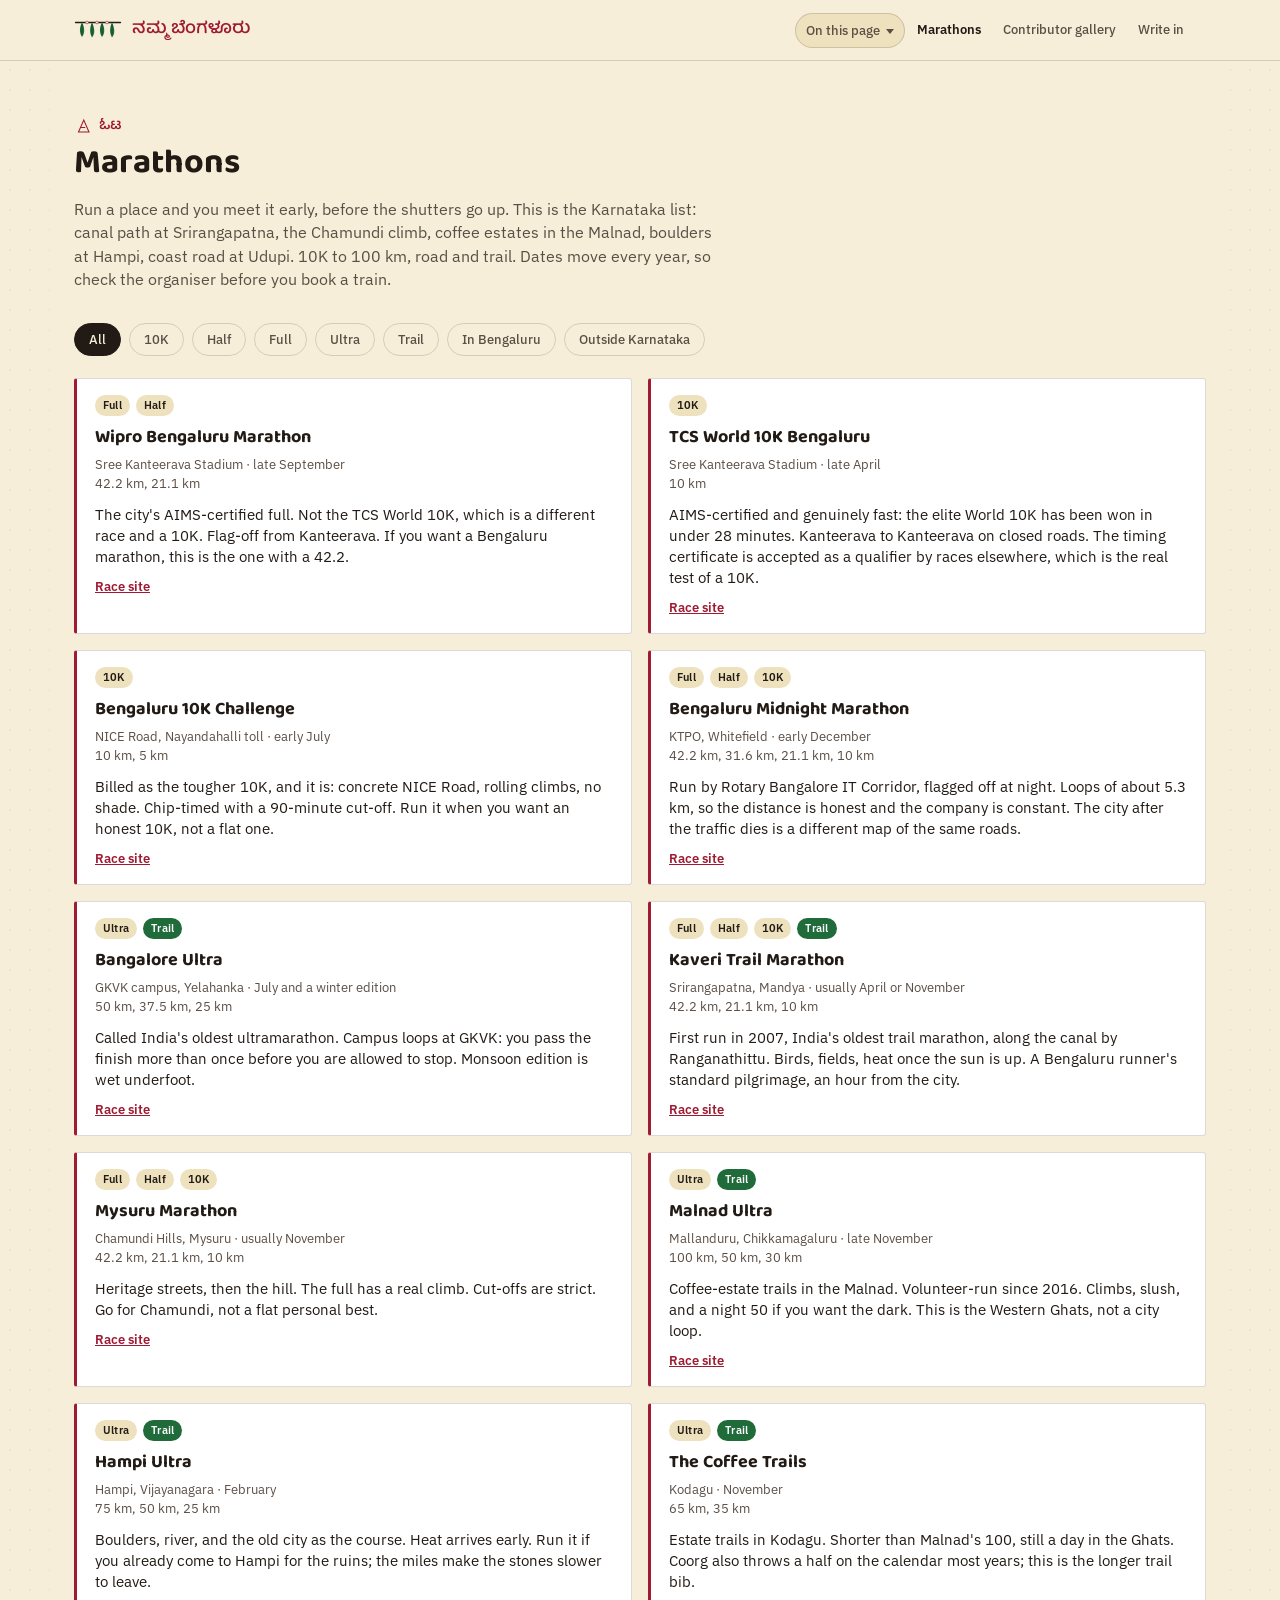
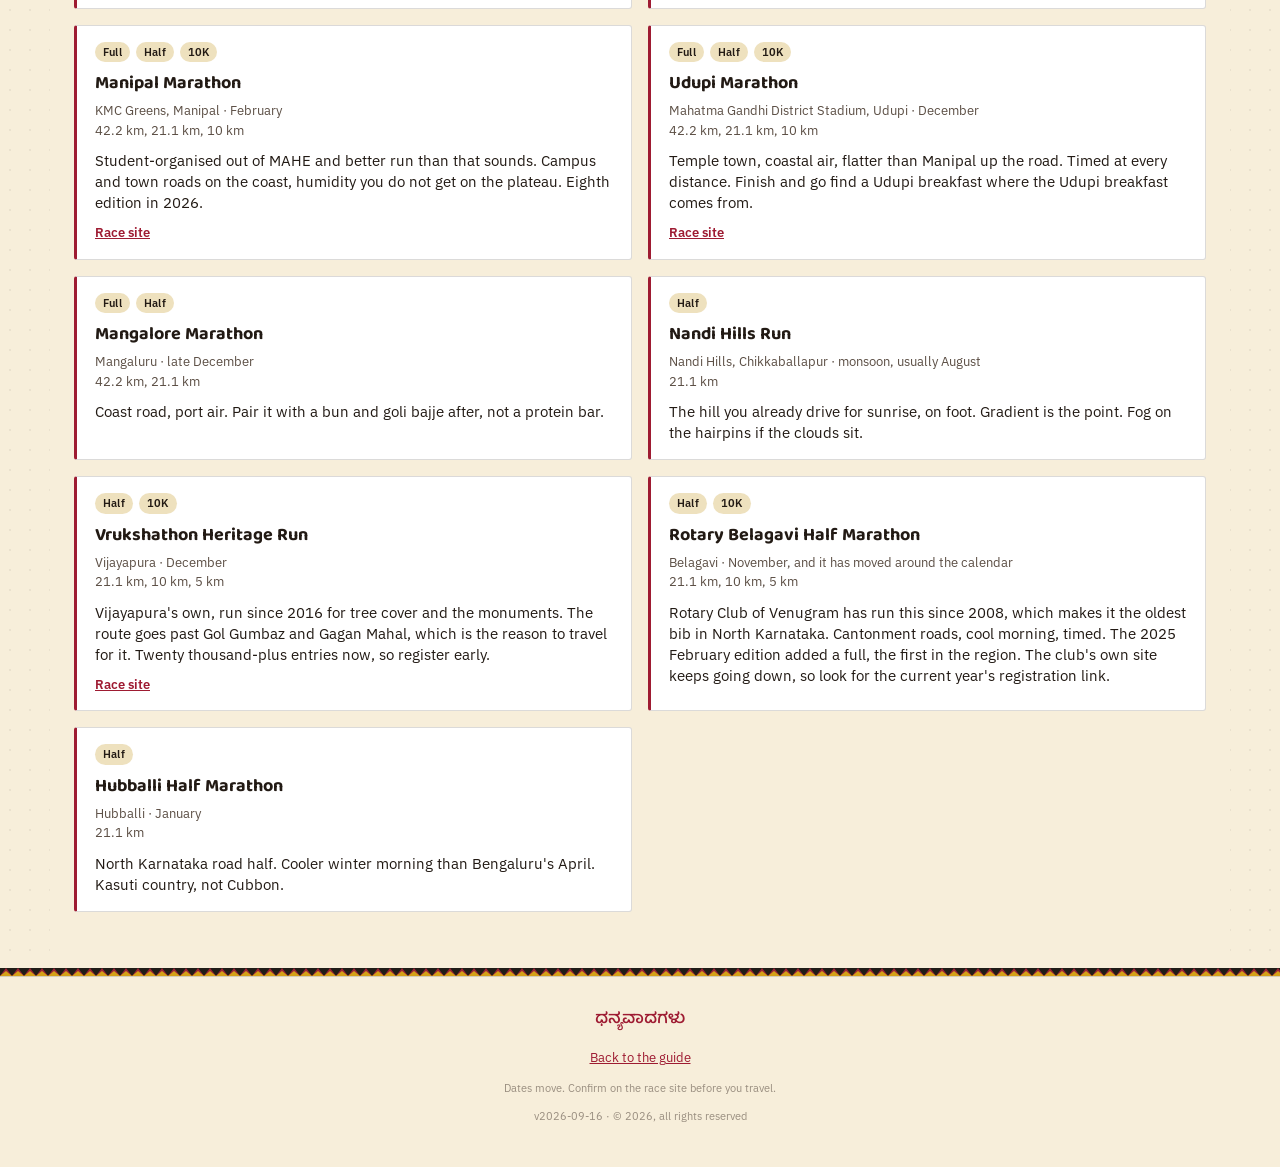
<file: docs/marathons.html>
<!DOCTYPE html>
<html lang="en-IN">
<head>
<meta charset="UTF-8">
<meta name="viewport" content="width=device-width, initial-scale=1.0, viewport-fit=cover">
<title>Marathons · Namma Bengaluru</title>
<meta name="description" content="10K, half, full, and ultra races I have run or still want, with a fair number in Karnataka. A runner's list next to the field guide.">
<link rel="canonical" href="https://aravindbaskaran.github.io/this-blr-namma-bengaluru/marathons.html">
<link rel="icon" href="favicon.svg" type="image/svg+xml">
<meta name="theme-color" content="#F7EEDA">
<meta name="robots" content="index, follow">
<meta property="og:type" content="website">
<meta property="og:locale" content="en_IN">
<meta property="og:site_name" content="Namma Bengaluru Field Guide">
<meta property="og:title" content="Marathons · Namma Bengaluru">
<meta property="og:description" content="10K, half, full, and ultra. Some already run, some still queued. A fair number in Karnataka.">
<meta property="og:url" content="https://aravindbaskaran.github.io/this-blr-namma-bengaluru/marathons.html">
<meta property="og:image" content="https://aravindbaskaran.github.io/this-blr-namma-bengaluru/og.png">
<meta property="og:image:alt" content="Namma Bengaluru field guide">
<meta property="og:image:width" content="1200">
<meta property="og:image:height" content="630">
<meta name="twitter:card" content="summary_large_image">
<meta name="twitter:title" content="Marathons · Namma Bengaluru">
<meta name="twitter:description" content="10K, half, full, and ultra. Some already run, some still queued. A fair number in Karnataka.">
<meta name="twitter:image" content="https://aravindbaskaran.github.io/this-blr-namma-bengaluru/og.png">
<meta name="twitter:image:alt" content="Namma Bengaluru field guide">
<link rel="preconnect" href="https://fonts.googleapis.com">
<link rel="preconnect" href="https://fonts.gstatic.com" crossorigin>
<link href="https://fonts.googleapis.com/css2?family=Baloo+2:wght@500;600;700;800&family=Baloo+Tamma+2:wght@500;600;700;800&family=IBM+Plex+Sans:ital,wght@0,400;0,500;0,600;1,400&family=IBM+Plex+Mono:wght@400;500&display=swap" rel="stylesheet">
<link rel="stylesheet" href="css/tokens.css?v=20260916m">
<link rel="stylesheet" href="css/layout.css?v=20260916z">
<link rel="stylesheet" href="css/stage.css?v=20260916m">
<script type="application/ld+json">
{
  "@context": "https://schema.org",
  "@type": "WebPage",
  "name": "Marathons",
  "url": "https://aravindbaskaran.github.io/this-blr-namma-bengaluru/marathons.html",
  "description": "10K, half, full, and ultra races for the Namma Bengaluru field guide.",
  "inLanguage": ["en-IN", "kn"],
  "isAccessibleForFree": true,
  "isPartOf": {
    "@type": "WebSite",
    "name": "Namma Bengaluru Field Guide",
    "url": "https://aravindbaskaran.github.io/this-blr-namma-bengaluru/"
  }
}
</script>
</head>
<body data-page="races">
<a class="skip-link" href="#main">Skip to content</a>

<header>
  <div class="header-inner">
    <a class="brand" href="./" aria-label="Explore the Namma Bengaluru way">
      <svg class="brand-mark" viewBox="0 0 48 20" aria-hidden="true">
        <line class="cord" x1="1.5" y1="4.5" x2="46.5" y2="4.5"/>
        <path class="leaf" d="M8 4.5 C5 10 5.5 15.5 8 19 C10.8 15.5 11 10 8 4.5Z"/>
        <path class="rib" d="M8 5.8 L8 17"/>
        <path class="leaf" d="M18 4.5 C15 11 16 16 18 19.5 C21 16 21 11 18 4.5Z"/>
        <path class="rib" d="M18 5.8 L18 17.5"/>
        <path class="leaf" d="M28 4.5 C25 10 25.5 15.5 28 19 C31 15.5 31 10 28 4.5Z"/>
        <path class="rib" d="M28 5.8 L28 17"/>
        <path class="leaf" d="M38 4.5 C35 11 36 16 38 19.5 C41 16 41 11 38 4.5Z"/>
        <path class="rib" d="M38 5.8 L38 17.5"/>
        <circle class="jasmine" cx="13" cy="4.5" r="1.35"/>
        <circle class="jasmine" cx="23" cy="4.5" r="1.35"/>
        <circle class="jasmine" cx="33" cy="4.5" r="1.35"/>
      </svg>
      <div class="brand-text">
        <span class="kn kn-cycle" tabindex="0"><span class="kn-native">ನಮ್ಮ ಬೆಂಗಳೂರು</span><span class="kn-en">Namma Bengaluru</span></span>
      </div>
    </a>
    <nav class="main-nav" id="siteNav" aria-label="Primary">
      <div class="nav-sub">
        <button type="button" class="nav-sub-btn" id="navSubBtn" aria-expanded="false" aria-controls="navSubList" aria-haspopup="true" onclick="toggleNavSub(event)">On this page</button>
        <div class="nav-sub-list" id="navSubList" hidden>
          <a href="./#history">History</a>
          <a href="./#not-that">This, not that</a>
          <a href="./#explore">Explore</a>
          <a href="./#modern-blr">Today</a>
          <a href="./#did-you-know">Did you know</a>
          <a href="./#learn-kannada">Learn Kannada</a>
          <a href="./#karnataka">Karnataka</a>
        </div>
      </div>
      <a href="marathons.html" aria-current="page">Marathons</a>
      <a href="photos.html">Contributor gallery</a>
      <a href="./#add-yours">Write in</a>
    </nav>
    <div class="header-actions">
      <button class="nav-toggle" type="button" id="navToggle" aria-expanded="false" aria-controls="siteNav" onclick="toggleNav()">Menu</button>
    </div>
  </div>
</header>

<main id="main">
<section id="races">
  <div class="section-head">
    <div class="head-with-icon">
      <svg class="motif-icon" viewBox="0 0 24 24" aria-hidden="true"><path d="M13 4 l7 16 H6 Z M9 14 h6"/></svg>
      <span class="kn kn-cycle" tabindex="0"><span class="kn-native">ಓಟ</span><span class="kn-en">marathons</span></span>
    </div>
    <h1>Marathons</h1>
    <p id="raceIntro">10K, half, full, and ultra. Some already run, some still queued.</p>
  </div>
  <div class="pill-row race-pills" id="racePills" role="group" aria-label="Filter races">
    <button type="button" class="pill" data-filter="all" data-active="true">All</button>
    <button type="button" class="pill" data-filter="10k">10K</button>
    <button type="button" class="pill" data-filter="half">Half</button>
    <button type="button" class="pill" data-filter="full">Full</button>
    <button type="button" class="pill" data-filter="ultra">Ultra</button>
    <button type="button" class="pill" data-filter="trail">Trail</button>
    <button type="button" class="pill" data-filter="bengaluru">In Bengaluru</button>
    <button type="button" class="pill" data-filter="outside">Outside Karnataka</button>
  </div>
  <p id="raceEmpty" hidden>No races in the list yet.</p>
  <div class="race-grid" id="raceGrid"></div>
</section>
</main>

<div class="saree-border" aria-hidden="true"></div>
<footer>
  <span class="kn kn-cycle" tabindex="0"><span class="kn-native">ಧನ್ಯವಾದಗಳು</span><span class="kn-en">thank you</span></span>
  <p><a href="./">Back to the guide</a></p>
  <p class="footer-meta">Dates move. Confirm on the race site before you travel.</p>
  <p class="footer-meta">v2026-09-16 &middot; &copy; 2026, all rights reserved</p>
</footer>

<script src="js/gallery.js?v=20260916c"></script>
<script src="js/races.js?v=20260917b"></script>
</body>
</html>
</file>
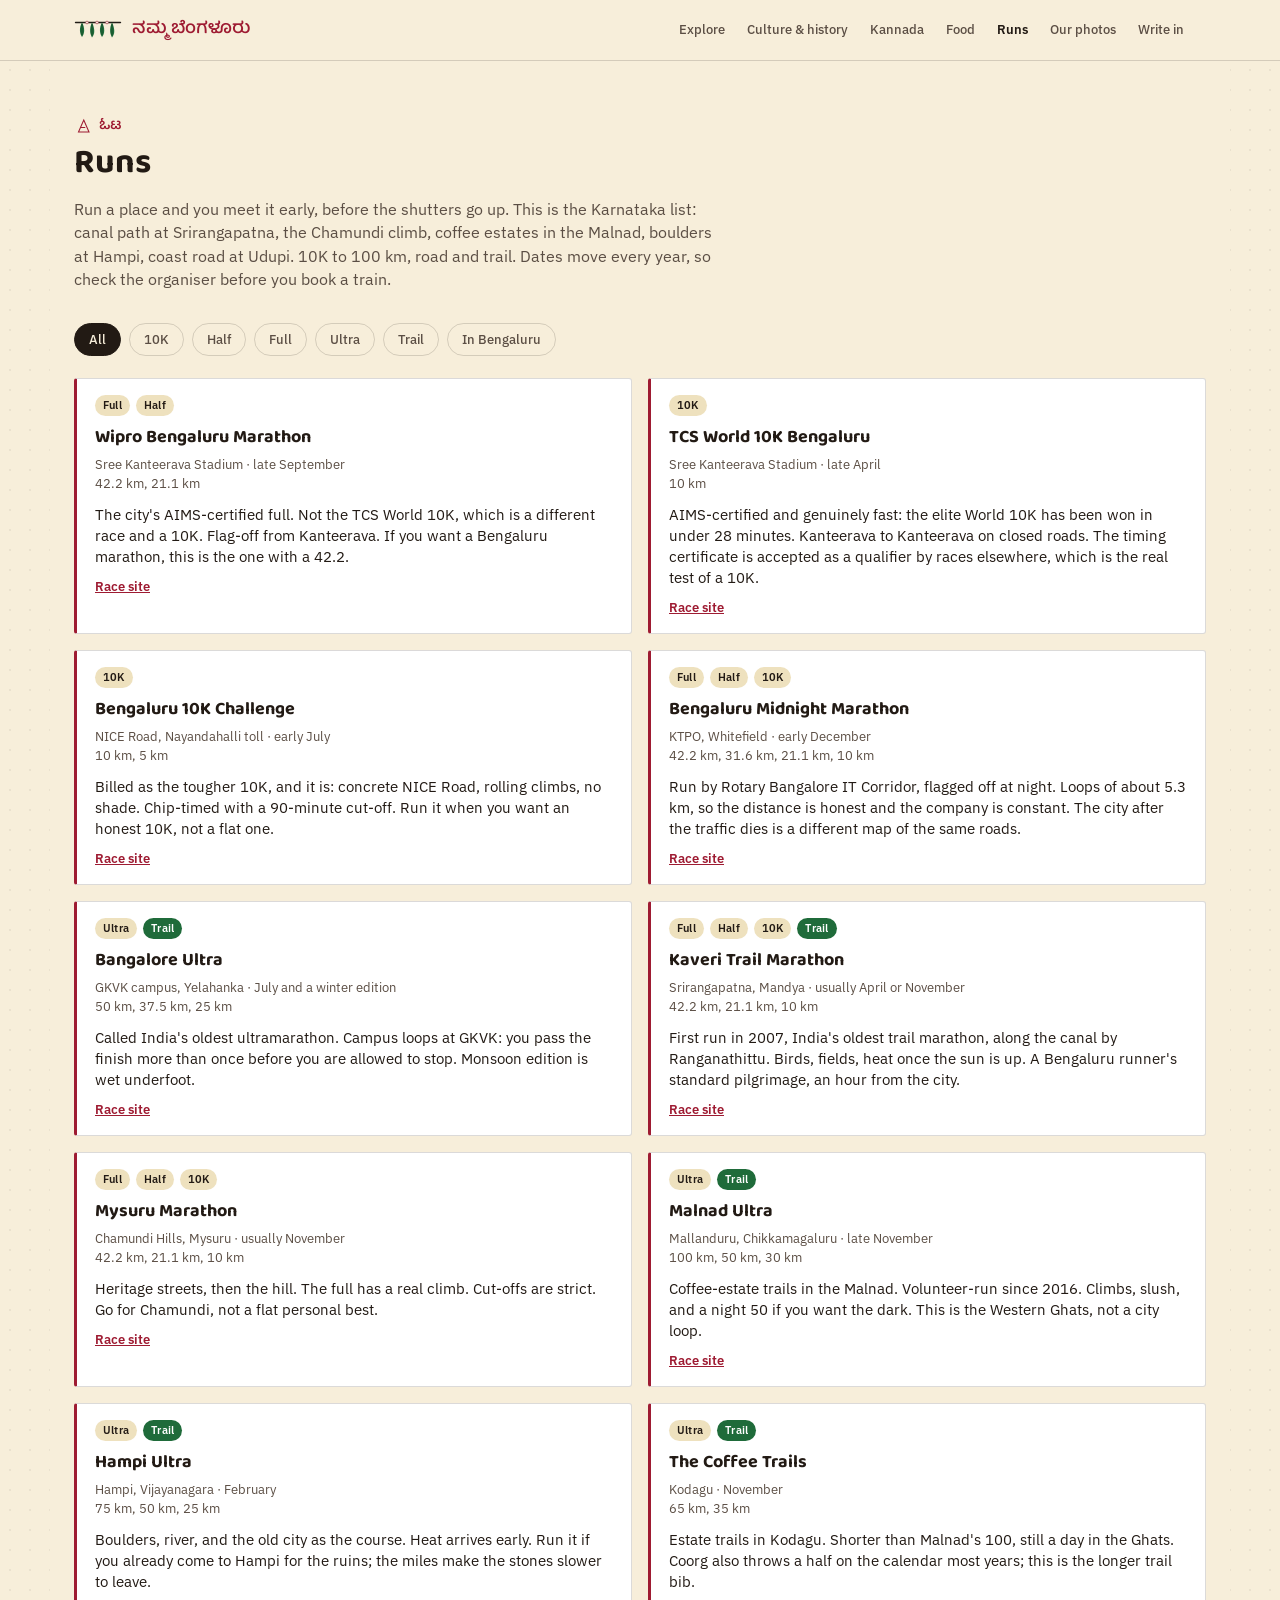
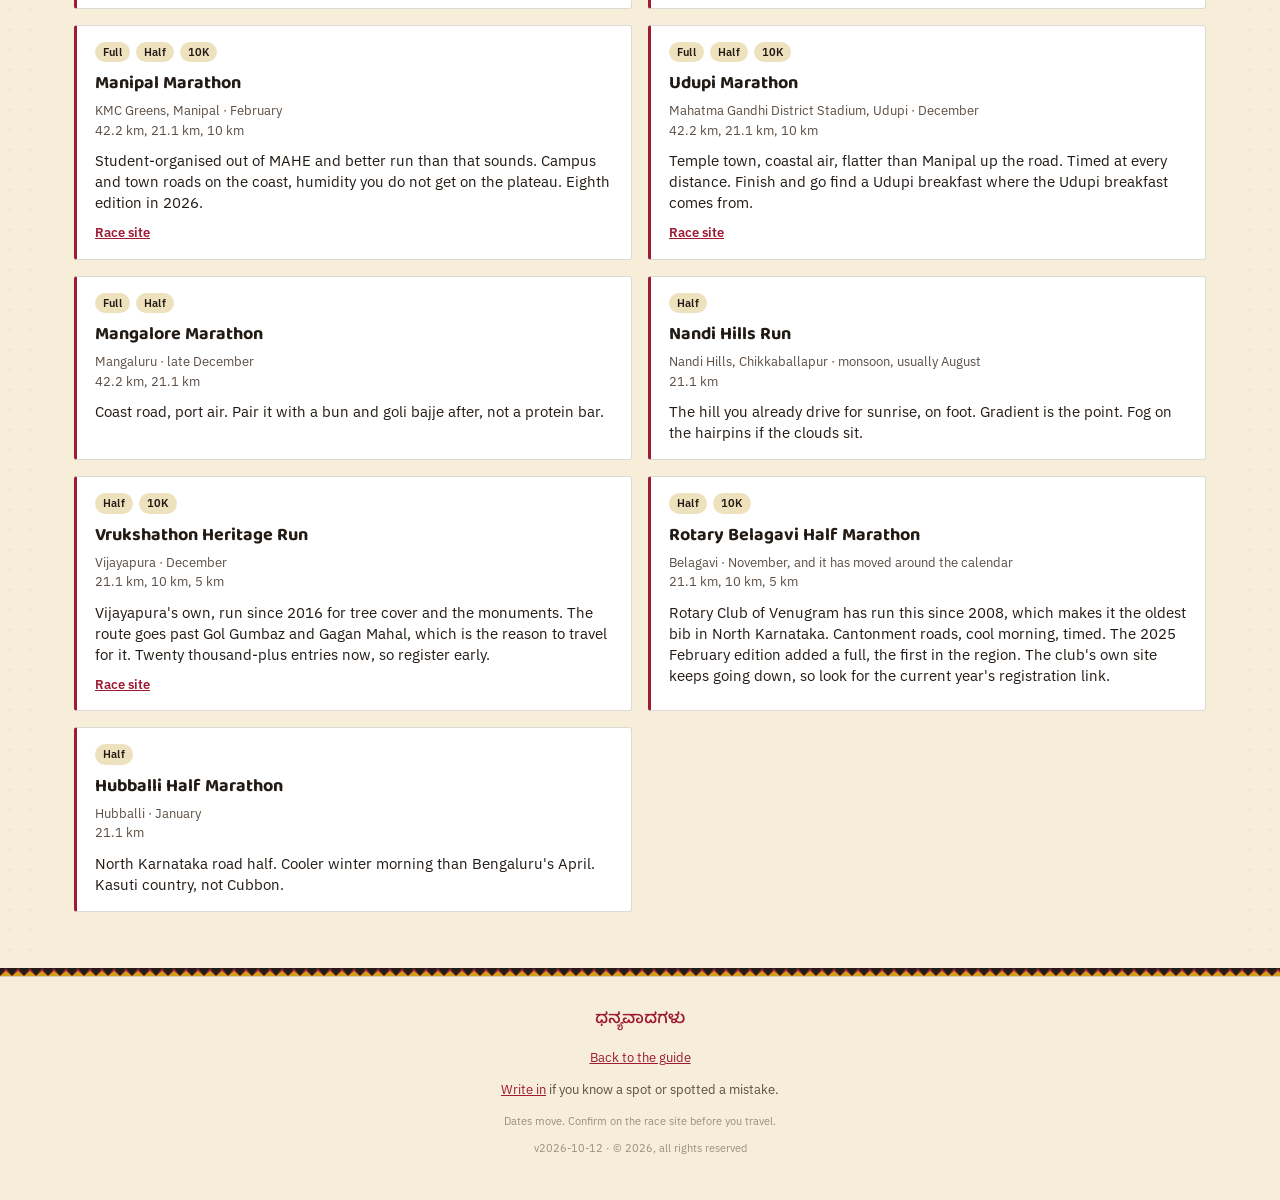
<file: docs/runs.html>
<!DOCTYPE html>
<html lang="en-IN">
<head>
<meta charset="UTF-8">
<meta name="viewport" content="width=device-width, initial-scale=1.0, viewport-fit=cover">
<title>Runs · Namma Bengaluru</title>
<meta name="description" content="Karnataka races worth travelling for: 10K to 100 km, road and trail, with the month and the organiser for each.">
<link rel="canonical" href="https://aravindbaskaran.github.io/this-blr-namma-bengaluru/runs.html">
<link rel="icon" href="favicon.svg" type="image/svg+xml">
<meta name="theme-color" content="#F7EEDA">
<meta name="robots" content="index, follow">
<meta property="og:type" content="website">
<meta property="og:locale" content="en_IN">
<meta property="og:site_name" content="Namma Bengaluru Field Guide">
<meta property="og:title" content="Runs · Namma Bengaluru">
<meta property="og:description" content="Karnataka on foot. 10K to 100 km, road and trail, with the month for each.">
<meta property="og:url" content="https://aravindbaskaran.github.io/this-blr-namma-bengaluru/runs.html">
<meta property="og:image" content="https://aravindbaskaran.github.io/this-blr-namma-bengaluru/og.png">
<meta property="og:image:alt" content="Namma Bengaluru field guide">
<meta property="og:image:width" content="1200">
<meta property="og:image:height" content="630">
<meta name="twitter:card" content="summary_large_image">
<meta name="twitter:title" content="Runs · Namma Bengaluru">
<meta name="twitter:description" content="Karnataka on foot. 10K to 100 km, road and trail, with the month for each.">
<meta name="twitter:image" content="https://aravindbaskaran.github.io/this-blr-namma-bengaluru/og.png">
<meta name="twitter:image:alt" content="Namma Bengaluru field guide">
<link rel="preconnect" href="https://fonts.googleapis.com">
<link rel="preconnect" href="https://fonts.gstatic.com" crossorigin>
<link href="https://fonts.googleapis.com/css2?family=Baloo+2:wght@500;600;700;800&family=Baloo+Tamma+2:wght@500;600;700;800&family=IBM+Plex+Sans:ital,wght@0,400;0,500;0,600;1,400&family=IBM+Plex+Mono:wght@400;500&display=swap" rel="stylesheet">
<link rel="stylesheet" href="css/tokens.css?v=20260917a">
<link rel="stylesheet" href="css/layout.css?v=20260917c">
<link rel="stylesheet" href="css/stage.css?v=20260916m">
<script type="application/ld+json">
{
  "@context": "https://schema.org",
  "@type": "WebPage",
  "name": "Runs",
  "url": "https://aravindbaskaran.github.io/this-blr-namma-bengaluru/runs.html",
  "description": "Karnataka races, 10K to ultra, for the Namma Bengaluru field guide.",
  "inLanguage": ["en-IN", "kn"],
  "isAccessibleForFree": true,
  "isPartOf": {
    "@type": "WebSite",
    "name": "Namma Bengaluru Field Guide",
    "url": "https://aravindbaskaran.github.io/this-blr-namma-bengaluru/"
  }
}
</script>
</head>
<body data-page="races">
<a class="skip-link" href="#main">Skip to content</a>

<header>
  <div class="header-inner">
    <a class="brand" href="./" aria-label="Namma Bengaluru field guide">
      <svg class="brand-mark" viewBox="0 0 48 20" aria-hidden="true">
        <line class="cord" x1="1.5" y1="4.5" x2="46.5" y2="4.5"/>
        <path class="leaf" d="M8 4.5 C5 10 5.5 15.5 8 19 C10.8 15.5 11 10 8 4.5Z"/>
        <path class="rib" d="M8 5.8 L8 17"/>
        <path class="leaf" d="M18 4.5 C15 11 16 16 18 19.5 C21 16 21 11 18 4.5Z"/>
        <path class="rib" d="M18 5.8 L18 17.5"/>
        <path class="leaf" d="M28 4.5 C25 10 25.5 15.5 28 19 C31 15.5 31 10 28 4.5Z"/>
        <path class="rib" d="M28 5.8 L28 17"/>
        <path class="leaf" d="M38 4.5 C35 11 36 16 38 19.5 C41 16 41 11 38 4.5Z"/>
        <path class="rib" d="M38 5.8 L38 17.5"/>
        <circle class="jasmine" cx="13" cy="4.5" r="1.35"/>
        <circle class="jasmine" cx="23" cy="4.5" r="1.35"/>
        <circle class="jasmine" cx="33" cy="4.5" r="1.35"/>
      </svg>
      <div class="brand-text">
        <span class="kn kn-cycle" tabindex="0"><span class="kn-native">ನಮ್ಮ ಬೆಂಗಳೂರು</span><span class="kn-en">Namma Bengaluru</span></span>
      </div>
    </a>
    <nav class="main-nav" id="siteNav" aria-label="Primary">
      <a href="./#explore">Explore</a>
      <a href="./#history">Culture &amp; history</a>
      <a href="./#learn-kannada">Kannada</a>
      <a href="food.html">Food</a>
      <a href="runs.html" aria-current="page">Runs</a>
      <a href="photos.html">Our photos</a>
      <a href="./#add-yours">Write in</a>
    </nav>
    <div class="header-actions">
      <button class="nav-toggle" type="button" id="navToggle" aria-expanded="false" aria-controls="siteNav" onclick="toggleNav()">Menu</button>
    </div>
  </div>
</header>

<main id="main">
<section id="races">
  <div class="section-head">
    <div class="head-with-icon">
      <svg class="motif-icon" viewBox="0 0 24 24" aria-hidden="true"><path d="M13 4 l7 16 H6 Z M9 14 h6"/></svg>
      <span class="kn kn-cycle" tabindex="0"><span class="kn-native">ಓಟ</span><span class="kn-en">runs</span></span>
    </div>
    <h1>Runs</h1>
    <p id="raceIntro">Karnataka on foot. 10K to 100 km, road and trail.</p>
  </div>
  <div class="pill-row race-pills" id="racePills" role="group" aria-label="Filter races">
    <button type="button" class="pill" data-filter="all" data-active="true">All</button>
    <button type="button" class="pill" data-filter="10k">10K</button>
    <button type="button" class="pill" data-filter="half">Half</button>
    <button type="button" class="pill" data-filter="full">Full</button>
    <button type="button" class="pill" data-filter="ultra">Ultra</button>
    <button type="button" class="pill" data-filter="trail">Trail</button>
    <button type="button" class="pill" data-filter="bengaluru">In Bengaluru</button>
  </div>
  <p id="raceEmpty" hidden>No races in the list yet.</p>
  <div class="race-grid" id="raceGrid"></div>
</section>
</main>

<div class="saree-border" aria-hidden="true"></div>
<footer>
  <span class="kn kn-cycle" tabindex="0"><span class="kn-native">ಧನ್ಯವಾದಗಳು</span><span class="kn-en">thank you</span></span>
  <p><a href="./">Back to the guide</a></p>
  <p><a href="./#add-yours">Write in</a> if you know a spot or spotted a mistake.</p>
  <p class="footer-meta">Dates move. Confirm on the race site before you travel.</p>
  <p class="footer-meta">v2026-10-12 &middot; &copy; 2026, all rights reserved</p>
</footer>

<script src="js/gallery.js?v=20261012a"></script>
<script src="js/races.js?v=20260917c"></script>
<script data-goatcounter="https://thisblrnammablr.goatcounter.com/count"
        async src="//gc.zgo.at/count.js"></script>
</body>
</html>
</file>
<file: docs/css/tokens.css>
/* Palette and base type */
  :root{
    --maroon:#9E1B32;
    --maroon-dark:#6B0F20;
    --gold:#D6A419;
    --gold-light:#F0C550;
    --jacaranda:#6B4FA0;
    --jacaranda-dark:#48326E;
    --leaf:#1F6B3A;
    --leaf-light:#3F8F57;
    --cream:#F7EEDA;
    --cream-2:#EEE1BE;
    --ink:#221A14;
    --ink-soft:#5B4E44;
    --line:rgba(36,28,24,0.16);
    --radius:3px;
    --header-h:57px;
    --safe-bottom: env(safe-area-inset-bottom, 0px);
    --safe-top: env(safe-area-inset-top, 0px);
    --dot-line:rgba(36,28,24,0.06);
    --card-surface:#fff;
    /* ---- regional palette, drawn from craft & textile traditions ---- */
    --terracotta:#C1631A;     /* Mangaluru roof tile & pottery */
    --ilkal-red:#9C2436;      /* Ilkal saree field, Bagalkot/Vijayapura belt */
    --kasuti-black:#201C17;   /* Kasuti embroidery ground, Hubballi-Dharwad-Belagavi */
    --hampi-stone:#A66A32;    /* Hampi boulder & ruin sandstone */
    --coffee:#3E2A1C;         /* Chikmagalur-Kodagu estate soil */
    --coastal-teal:#1F7A6E;   /* Udupi-Mangaluru coast */
    /* dedicated section-background color, independent of the --terracotta
       accent value above, so brightening one for accent visibility never
       fights deepening the other for a full-bleed section mood */
    --kannada-bg:#A54E14;
    /* ---- "Imperial Weave" palette (comparison variant, Festivals section only) ---- */
    --imperial-bg:#FDFBF7;
    --imperial-text:#0E2540;
    --imperial-gold:#D99B26;
    --imperial-kumkum:#AC2424;
    --imperial-muted:#736E65;
    /* fixed light text for use on saturated accent backgrounds (maroon,
       jacaranda-dark, kannada-bg, the hero gradient). */
    --on-accent:#F6F1E4;
  }
  *{box-sizing:border-box;}
  html{scroll-behavior:smooth; overflow-x:clip;}
  body{
    margin:0;
    overflow-x:clip;
    background-color:var(--cream);
    background-image: radial-gradient(var(--dot-line) 1px, transparent 1.4px);
    background-size: 20px 20px;
    color:var(--ink);
    font-family:'IBM Plex Sans', sans-serif;
    line-height:1.5;
    -webkit-font-smoothing:antialiased;
  }
  h1,h2,h3,.display{
    font-family:'Baloo 2', sans-serif;
    font-weight:700;
    letter-spacing:0;
    margin:0;
  }
  .kn{font-family:'Baloo Tamma 2', sans-serif; font-weight:600;}
  .kn-cycle{
    display:inline-grid !important;
    vertical-align:middle;
    align-items:center;
    justify-items:start;
    line-height:1.15;
    white-space:nowrap;
    cursor:help;
  }
  .kn-cycle > *{grid-area:1/1; transition:opacity .25s ease; line-height:inherit;}
  .kn-cycle .kn-native{font-family:'Baloo Tamma 2', sans-serif; opacity:1; visibility:visible;}
  .kn-cycle .kn-en{font-family:'Baloo 2', sans-serif; font-weight:600; opacity:0; visibility:hidden; pointer-events:none;}
  .kn-cycle:hover .kn-native, .kn-cycle:focus-within .kn-native{opacity:0; visibility:hidden;}
  .kn-cycle:hover .kn-en, .kn-cycle:focus-within .kn-en{opacity:1; visibility:visible;}
  a{color:inherit;}
  img,svg{display:block;max-width:100%;}
  button{font-family:inherit;cursor:pointer;}
</file>
<file: docs/css/layout.css>
/* Page chrome, cards, sections */
  /* ---------- chittara / rangavalli grid, used sparingly ---------- */
  .chittara-bg{
    background-image: radial-gradient(var(--line) 1px, transparent 1.4px);
    background-size: 18px 18px;
  }

  a{color:var(--maroon);}
  a:hover{color:var(--maroon-dark);}

  .skip-link{
    position:absolute; left:12px; top:-48px; z-index:80;
    background:var(--maroon); color:var(--on-accent);
    padding:8px 14px; border-radius:20px; font-weight:600; font-size:14px;
    text-decoration:none;
  }
  .skip-link:focus{top:12px;}
  header{
    position:sticky; top:0; z-index:40;
    background:rgba(247,238,218,0.96);
    backdrop-filter:blur(6px);
    -webkit-backdrop-filter:blur(6px);
    border-bottom:1.5px solid var(--line);
    padding-top:var(--safe-top);
  }
  .saree-border{
    height:8px;
    background-color:var(--kasuti-black);
    background-image:url("data:image/svg+xml,%3Csvg xmlns='http://www.w3.org/2000/svg' width='12' height='8'%3E%3Cpolygon points='0,8 6,0 12,8' fill='%239C2436'/%3E%3Cpolygon points='0,8 6,3 12,8' fill='%23D4A017'/%3E%3C/svg%3E");
    background-repeat:repeat-x;
    background-size:12px 8px;
  }
  .header-inner{
    max-width:1180px; margin:0 auto; padding:10px 24px;
    display:flex; align-items:center; gap:12px;
    flex-wrap:nowrap; position:relative;
  }
  .brand{display:flex; align-items:center; gap:10px; flex:none; min-height:40px; cursor:pointer; text-decoration:none; color:inherit;}
  .brand:hover{color:inherit;}
  /* the toran cord sits 4.5 units into a 20-unit viewBox, so the drawn leaves
     hang below the box centre. Lift it to sit on the Kannada text's optical centre. */
  .brand-mark{width:48px;height:20px;flex:none;transform:translateY(-2px);}
  .brand-mark .cord{stroke:var(--kasuti-black); fill:none; stroke-width:1.4; stroke-linecap:round;}
  .brand-mark .leaf{fill:var(--leaf);}
  .brand-mark .rib{stroke:#143d22; fill:none; stroke-width:0.6;}
  .brand-mark .jasmine{fill:#F6F1E4; stroke:var(--maroon); stroke-width:0.5;}
  .brand-text{display:flex; align-items:center; line-height:1;}
  .brand-text .kn-cycle{
    font-size:17px; color:var(--maroon); font-weight:600;
    min-height:40px; align-items:center;
  }
  nav.main-nav{
    display:flex; align-items:center; justify-content:flex-end;
    gap:2px; flex:1 1 auto; min-width:0; flex-wrap:nowrap;
  }
  nav.main-nav a,
  .nav-sub-btn{
    font-size:13px; padding:8px 10px; border-radius:20px; text-decoration:none;
    color:var(--ink-soft); font-weight:500; white-space:nowrap;
  }
  nav.main-nav a:hover{background:var(--cream-2); color:var(--ink);}
  nav.main-nav a[aria-current="page"]{color:var(--ink); font-weight:600;}
  .nav-sub{position:relative; flex:none;}
  .nav-sub-btn{
    display:inline-flex; align-items:center; gap:6px;
    border:1.5px solid var(--line); background:var(--cream-2);
    font-family:inherit; cursor:pointer;
  }
  .nav-sub-btn::after{
    content:''; width:0; height:0;
    border-left:4px solid transparent; border-right:4px solid transparent;
    border-top:5px solid currentColor; transform:translateY(1px);
  }
  .nav-sub-btn:hover,
  .nav-sub-btn[aria-expanded="true"]{border-color:var(--maroon); color:var(--maroon);}
  .nav-sub-list{
    position:absolute; top:calc(100% + 8px); left:0; z-index:46;
    min-width:220px; display:flex; flex-direction:column; gap:2px;
    background:var(--cream); border:1.5px solid var(--line); border-radius:12px;
    padding:6px; box-shadow:0 10px 28px rgba(34,26,20,0.16);
  }
  .nav-sub-list[hidden]{display:none !important;}
  .nav-sub-list a{border-radius:8px; padding:10px 12px;}
  nav.main-nav a:hover{background:var(--cream-2); color:var(--ink);}
  .header-actions{display:flex; align-items:center; gap:8px; flex:none; margin-left:auto;}
  .nav-toggle{
    display:none;
    border:1px solid var(--line); background:var(--cream-2); color:var(--ink);
    padding:8px 14px; border-radius:20px; font-size:14px; font-weight:600;
    min-height:40px;
  }
  .agenda-pill{
    display:flex; align-items:center; gap:7px;
    background:var(--maroon); color:var(--on-accent); border:1.5px solid var(--maroon);
    padding:6px 14px; border-radius:99px; font-size:12.5px; font-weight:600;
  }
  .agenda-pill:hover{background:var(--maroon-dark); border-color:var(--maroon-dark);}
  .agenda-count{
    background:var(--gold); color:var(--ink); border-radius:99px;
    min-width:19px; height:19px; padding:0 5px; font-size:11px;
    display:inline-flex; align-items:center; justify-content:center;
  }
  .mode-toggle{display:flex; border:1.5px solid var(--line); border-radius:99px; overflow:hidden; flex:none;}
  .mode-toggle button{
    border:none; background:transparent; padding:6px 10px; font-size:12px; font-weight:600;
    color:var(--ink-soft); cursor:pointer; font-family:inherit; white-space:nowrap;
  }
  .mode-toggle button[data-active="true"]{background:var(--maroon); color:var(--on-accent);}
  .mode-cluster{display:flex; align-items:center; gap:6px; flex:none;}
  .mode-tip-btn{
    width:28px; height:28px; border-radius:99px; flex:none;
    border:1.5px solid var(--line); background:var(--cream-2); color:var(--ink-soft);
    font-size:13px; font-weight:700; line-height:1; padding:0;
  }
  .mode-tip-btn[aria-expanded="true"], .mode-tip-btn:hover{border-color:var(--maroon); color:var(--maroon);}
  .mode-tip{
    position:fixed; z-index:50; width:min(320px, calc(100vw - 24px));
    background:var(--cream); border:1.5px solid var(--line); border-radius:10px;
    padding:12px 14px; box-shadow:0 10px 28px rgba(34,26,20,0.16);
  }
  .mode-tip p{margin:0 0 8px; font-size:13px; color:var(--ink-soft); line-height:1.45;}
  .mode-tip p:last-child{margin-bottom:0;}
  .mode-tip strong{color:var(--ink); font-weight:600;}
  .explore-mode{margin-top:18px;}
  .explore-mode .mode-toggle button{padding:8px 14px;}
  body[data-mode="quickstart"] .stay-only{display:none !important;}

  /* ---------- hero ---------- */
  .hero{
    position:relative; overflow:hidden;
    background:transparent; color:var(--ink);
    padding:80px 24px 64px; text-align:center;
  }
  .hero-inner{max-width:1180px; margin:0 auto; position:relative; z-index:1;}
  .hero .eyebrow{
    font-size:13.5px; color:var(--maroon); margin:0 0 14px; font-weight:600; letter-spacing:0.02em;
  }
  .hero h1{font-size:clamp(32px,5vw,52px); line-height:1.08;}
  .hero p.lede{
    margin:20px auto 0; font-size:15.5px; max-width:720px; color:var(--ink-soft);
  }
  .hero-ornament{position:absolute; pointer-events:none; opacity:0.55;}
  .hero-ornament.side-l{top:0; left:8px; width:44px; height:94%;}
  .hero-ornament.side-r{top:0; right:8px; width:44px; height:94%;}
  .hero-ornament.mala-top{top:4px; left:50%; transform:translateX(-50%); width:min(680px,86%); opacity:0.8;}
  .hero-ornament.mala-bot{bottom:2px; left:50%; transform:translateX(-50%); width:min(680px,86%); opacity:0.8;}
  .hero-stats{
    margin-top:30px; display:flex; flex-wrap:wrap; gap:18px; justify-content:center;
  }
  .hero-stat{
    display:flex; align-items:center; gap:16px; text-align:left;
    background:rgba(247,238,218,0.94); border:1px solid var(--line);
    border-top:3px solid var(--maroon); border-radius:var(--radius);
    padding:16px 22px; max-width:330px; width:100%; color:inherit;
    font-family:inherit; cursor:pointer;
  }
  .hero-stat:hover{transform:translateY(-2px); box-shadow:0 8px 22px rgba(34,26,20,0.12);}
  .hero-stat:focus-visible{outline:3px solid var(--gold); outline-offset:3px;}
  .hero-stat:nth-child(2){border-top-color:var(--hampi-stone);}
  .hero-stat svg{flex:none; width:88px; height:58px;}
  .hero-stat-copy{min-width:0; display:flex; flex-direction:column; align-items:flex-start;}
  .hero-stat strong{
    display:block; font-family:'Baloo 2',sans-serif; font-size:30px; font-weight:800; color:var(--maroon);
    line-height:1; white-space:nowrap;
  }
  .hero-stat span{display:block; font-size:13px; color:var(--ink-soft); line-height:1.35; margin-top:4px;}
  .hero-stat small{display:block; margin-top:8px; color:var(--maroon); font-size:11.5px; font-weight:600;}

  .info-dialog{
    width:min(680px, calc(100vw - 28px)); max-height:min(82vh, 760px);
    margin:auto; padding:0; border:1.5px solid var(--line); border-radius:16px;
    background:var(--cream); color:var(--ink); box-shadow:0 24px 70px rgba(34,26,20,0.3);
  }
  .info-dialog::backdrop{background:rgba(32,28,23,0.58); backdrop-filter:blur(3px);}
  .info-dialog-inner{position:relative; padding:28px; overflow:auto; max-height:min(82vh, 760px);}
  .info-dialog-close{
    position:absolute; top:14px; right:14px; width:36px; height:36px;
    border:1.5px solid var(--line); border-radius:99px; background:var(--cream-2);
    color:var(--ink); font-size:24px; line-height:1;
  }
  .info-dialog-kicker{margin:0 44px 4px 0; color:var(--maroon); font-family:'Baloo Tamma 2',sans-serif; font-weight:600;}
  .info-dialog h2{font-size:28px; margin-right:44px;}
  .info-dialog h3{font-size:16px; margin:20px 0 8px;}
  .info-dialog h3 span{font-family:'Baloo Tamma 2',sans-serif; color:var(--maroon); margin-left:6px;}
  .info-dialog p{color:var(--ink-soft); font-size:14px; margin:8px 0 0;}
  .info-dialog-source{padding-top:14px; border-top:1px solid var(--line);}
  .info-dialog-source a{color:var(--maroon);}
  .akshara-grid{display:grid; grid-template-columns:repeat(5,minmax(42px,1fr)); gap:7px;}
  .akshara-grid span{
    display:grid; place-items:center; min-height:48px; border:1px solid var(--line);
    border-radius:8px; background:var(--cream-2); color:var(--maroon);
    font-family:'Baloo Tamma 2',sans-serif; font-size:24px; line-height:1;
  }
  .akshara-vowels{grid-template-columns:repeat(7,minmax(42px,1fr));}
  .akshara-short{grid-template-columns:repeat(2,minmax(42px,72px));}
  .elevation-list{display:grid; gap:10px; margin:22px 0;}
  .elevation-list div{display:grid; grid-template-columns:90px 1fr 56px; align-items:center; gap:10px; font-size:13px;}
  .elevation-list i{height:12px; border-radius:99px; background:var(--cream-2); overflow:hidden;}
  .elevation-list i::before{content:''; display:block; width:var(--elevation); min-width:4px; height:100%; background:var(--leaf);}
  .elevation-list strong{text-align:right; font-family:'IBM Plex Mono',monospace; font-size:12px;}

  /* ---------- controls (sticky only while Explore is on screen) ---------- */
  .controls{
    position:sticky; top:var(--header-h); z-index:30;
    background:color-mix(in srgb, var(--cream) 88%, transparent);
    backdrop-filter:blur(12px) saturate(1.08);
    -webkit-backdrop-filter:blur(12px) saturate(1.08);
    border:none;
    padding:10px 0 16px; margin:0 0 18px;
  }
  .controls-inner{
    max-width:1180px; margin:0 auto;
    display:flex; align-items:center; justify-content:space-between; gap:16px; flex-wrap:wrap;
  }
  .pill-row{display:flex; gap:8px; flex-wrap:wrap;}
  #categoryPills{
    width:100%; flex-wrap:nowrap; overflow-x:auto; padding-bottom:2px;
    scrollbar-width:thin;
  }
  #categoryPills .pill{flex:none;}
  .subfilter-row{
    width:100%; padding:8px 0 2px 12px; border-left:3px solid var(--jacaranda);
  }
  .subfilter-row[hidden]{display:none !important;}
  .subfilter-row .pill{font-size:12px; padding:6px 12px;}
  .pill{
    border:1px solid var(--line); background:transparent;
    padding:7px 14px; border-radius:20px; font-size:13px; font-weight:500; color:var(--ink-soft);
  }
  .pill[data-active="true"]{
    background:var(--ink); color:var(--cream); border-color:var(--ink);
  }
  .tour-note{
    max-width:1180px; margin:0 auto 24px; padding:16px 18px;
    display:flex; align-items:center; justify-content:space-between; gap:20px;
    border:1px solid var(--line); border-left:4px solid var(--gold);
    border-radius:var(--radius); background:var(--cream-2);
  }
  .tour-note strong{font-family:'Baloo 2',sans-serif; font-size:17px;}
  .tour-note p{margin:3px 0 0; color:var(--ink-soft); font-size:13.5px;}
  .tour-note a{
    flex:none; color:var(--maroon); font-size:13px; font-weight:600;
    text-decoration-thickness:1px; text-underline-offset:3px;
  }
  .view-toggle{
    display:grid; grid-template-columns:1fr 1fr;
    width:min(100%, 260px);
    border:1px solid var(--line); border-radius:20px; overflow:hidden; flex:none;
  }
  .view-toggle button{
    border:none; background:transparent; padding:8px 12px; font-size:13px; font-weight:600; color:var(--ink-soft);
    min-width:0; width:100%;
  }
  .view-toggle button[data-active="true"]{background:var(--maroon); color:var(--on-accent);}

  section{max-width:1180px; margin:0 auto; padding:56px 24px; scroll-margin-top:88px; background:var(--cream);}
  .section-head{max-width:640px; margin-bottom:32px;}
  .why-about-grid{display:grid; grid-template-columns:1fr 1fr; gap:48px; align-items:start;}
  .why-about-grid .section-head{max-width:none; margin-bottom:0;}
  .about-side{padding-left:40px; border-left:1px solid var(--line); min-width:0;}
  @media (max-width:800px){
    .why-about-grid{grid-template-columns:1fr; gap:32px;}
    .about-side{padding-left:0; border-left:none; padding-top:28px; border-top:1px solid var(--line);}
  }
  .section-head .motif-icon{color:var(--maroon);}
  .section-head .kn{color:var(--maroon); font-size:14px; font-weight:600; margin-bottom:8px;}
  .section-head .kn-cycle{margin-bottom:8px; white-space:normal;}
  .section-head h1, .section-head h2{font-size:clamp(24px,3vw,34px);}
  .section-head p{color:var(--ink-soft); margin-top:10px; font-size:15.5px;}

  .rail-clip{
    position:relative;
    min-width:0;
  }
  .rail-clip::after{
    content:'';
    position:absolute;
    top:0; right:0; bottom:12px;
    width:28px;
    pointer-events:none;
    z-index:2;
    background:linear-gradient(90deg, transparent 0%, var(--rail-fade, var(--cream)) 100%);
  }
  .grid,
  .festival-grid,
  .dish-grid,
  .quip-grid,
  .region-row,
  .modern-list,
  .phrase-group-grid,
  .people-grid{
    --rail-cols: 3;
    --rail-peek: 22px;
    --rail-card: calc((100% - (var(--rail-cols) - 1) * 16px - var(--rail-peek)) / var(--rail-cols));
    display:flex;
    align-items:stretch;
    gap:16px;
    overflow-x:auto;
    overflow-y:hidden;
    padding:4px 8px 16px 0;
    scroll-padding-inline-end:24px;
    max-width:100%;
    min-width:0;
    scrollbar-width:thin;
    -webkit-overflow-scrolling:touch;
    overscroll-behavior-x:contain;
  }
  .grid > *,
  .festival-grid > *,
  .dish-grid > *,
  .quip-grid > *,
  .region-row > *,
  .modern-list > *,
  .phrase-group-grid > *,
  .people-grid > *{
    flex:0 0 var(--rail-card);
    width:var(--rail-card);
    min-width:0;
    max-width:none;
    box-sizing:border-box;
    align-self:stretch;
    display:flex;
    flex-direction:column;
  }
  .grid > p,
  .dish-grid > p{
    flex:1 1 auto;
    width:auto;
    max-width:none;
    min-height:0;
  }
  .people-grid{ --rail-cols: 2; margin-top:12px; }

  .grid .card{
    padding:0 0 14px;
    gap:0;
    overflow:hidden;
    min-height:0;
  }
  .grid .card .camera-roll,
  .grid .card .camera-roll-empty{
    padding:0;
    width:100%;
    max-width:100%;
    margin:0;
    order:-1;
    flex:none;
  }
  .grid .card .camera-roll{
    height:168px;
    overflow-x:auto;
    overflow-y:hidden;
  }
  .grid .card .camera-roll .photo-wait,
  .grid .card .camera-roll img{
    height:168px;
    width:100%;
    max-width:none;
    flex:0 0 100%;
    object-fit:cover;
  }
  .grid .card .camera-roll-empty{
    height:168px;
    min-height:168px;
    padding:16px 14px;
    font-size:11px;
    background:var(--cream-2);
    display:flex;
    align-items:center;
    box-sizing:border-box;
  }
  .grid .card .card-top{
    display:flex;
    flex-direction:column;
    align-items:flex-start;
    gap:6px;
    padding:10px 14px 0;
    margin-bottom:0;
    flex:none;
    min-width:0;
  }
  .grid .card .card-top > div{min-width:0; width:100%;}
  .grid .card .card-title-row{min-width:0; width:100%;}
  .grid .card h3{
    font-size:17px; line-height:1.25; overflow-wrap:break-word;
    display:-webkit-box; -webkit-line-clamp:2; -webkit-box-orient:vertical; overflow:hidden;
  }
  .grid .card .tag{flex:none;}
  .grid .card .card-pronounce{
    flex-wrap:nowrap; min-width:0; width:100%;
  }
  .grid .card .card-kn{flex:none; white-space:nowrap;}
  .grid .card .card-say{
    min-width:0; overflow:hidden; text-overflow:ellipsis; white-space:nowrap;
  }
  .grid .card .card-body{
    flex:1 1 auto;
    min-height:0;
    overflow:hidden;
    padding:8px 14px 0;
    display:flex;
    flex-direction:column;
  }
  .grid .card p.blurb{
    flex:none;
    font-size:14px;
    line-height:1.5;
    margin:0;
    display:-webkit-box;
    -webkit-line-clamp:3;
    -webkit-box-orient:vertical;
    overflow:hidden;
  }
  .grid .card .eat-here{margin-top:8px; flex:none;}
  .grid .card .eat-here .dish-try-list button:nth-child(n+4){display:none;}
  .grid .card .try-list li:nth-child(n+3){display:none;}
  .grid .card .skip-details p,
  .grid .card .skip-instead{display:none;}
  .grid .card .card-actions{
    padding:10px 14px 0;
    margin-top:auto;
    flex:none;
  }

  /* ---------- list view ---------- */
  .card{
    background:var(--card-surface);
    border:1px solid var(--line); border-top:3px solid var(--cat-color, var(--maroon));
    border-radius:var(--radius); padding:16px 18px;
    display:flex; flex-direction:column; gap:10px; position:relative; overflow:hidden;
    color:var(--ink);
  }
  .card > *{position:relative;}
  .card-top{display:flex; justify-content:space-between; align-items:flex-start; gap:10px;}
  .card-title-row{display:flex; align-items:center; gap:8px;}
  .card h3{font-size:17px; line-height:1.25;}
  .card .area{font-size:12.5px; color:var(--ink-soft); margin-top:3px;}
  .card-pronounce{display:flex; align-items:baseline; gap:6px; margin-top:4px; flex-wrap:wrap;}
  .card-kn{font-size:13px; color:var(--maroon);}
  .card-say{font-size:11px; color:var(--ink-soft); font-style:italic;}
  .pick-mark{
    width:22px; height:15px; flex:none; color:var(--gold);
    filter:drop-shadow(0 1px 0 rgba(0,0,0,0.12));
  }
  .pick-mark *{fill:currentColor; stroke:none;}
  .try-block{margin-top:8px;}
  .try-label{font-size:11px; font-weight:600; color:var(--maroon);}
  .try-list{margin:6px 0 0; padding:0; list-style:none; display:flex; flex-direction:column; gap:3px;}
  .try-list li{
    font-size:13px; color:var(--ink); line-height:1.4;
    padding-left:14px; position:relative;
  }
  .try-list li::before{
    content:''; position:absolute; left:0; top:0.5em;
    width:6px; height:6px; border-radius:50%; background:var(--gold);
  }
  .tag{
    font-size:11px; font-weight:600; text-transform:none; letter-spacing:0.01em;
    color:var(--cat-color, var(--maroon)); background:color-mix(in srgb, var(--cat-color, var(--maroon)) 16%, var(--cream));
    padding:3px 8px; border-radius:10px; white-space:nowrap;
  }
  .card p.blurb{font-size:14px; color:var(--ink-soft);}
  .personal-note{
    margin:12px 0 0; padding:9px 11px;
    border-left:3px solid var(--gold); background:var(--cream-2);
    font-size:13.5px; line-height:1.45; color:var(--ink);
  }
  .personal-note .try-label{display:block; margin-bottom:2px;}
  /* Only on entries someone else sent in. Aravind's own stay unsigned. */
  .added-by{
    margin:12px 0 0; font-size:11.5px; color:var(--ink-soft);
    letter-spacing:0.02em;
  }
  .added-by a{color:var(--maroon); text-decoration:none; border-bottom:1px solid color-mix(in srgb, var(--maroon) 35%, transparent);}
  .added-by a:hover{border-bottom-color:var(--maroon);}
  .field-anchors{
    display:grid; grid-template-columns:repeat(auto-fit,minmax(120px,1fr)); gap:6px;
    margin:12px 0 0;
  }
  .field-anchors > div{
    min-width:0; padding:8px 9px; border:1px solid var(--line);
    border-radius:8px; background:var(--cream-2);
  }
  .field-anchors dt{
    margin:0 0 3px; color:var(--maroon); font-size:10px; font-weight:700;
    text-transform:uppercase; letter-spacing:0.04em;
  }
  .field-anchors dd{
    margin:0; color:var(--ink); font-size:11.5px; line-height:1.35;
    display:-webkit-box; -webkit-line-clamp:3; -webkit-box-orient:vertical; overflow:hidden;
  }
  /* full-bleed to the card edges, like .dish-photo. one photo fills the band;
     extra photos become a swipeable strip rather than a row of thumbnails. */
  .camera-roll{
    display:flex; gap:6px; overflow-x:auto; scroll-snap-type:x mandatory;
    width:calc(100% + 36px); margin:0 -18px;
  }
  /* photos are hot-linked to Wikimedia; a failed one removes itself (guide.js)
     and the empty band collapses rather than leaving a 180px gap. */
  .camera-roll:empty{display:none;}
  .camera-roll .photo-wait{
    height:180px; flex:0 0 100%; max-width:none; scroll-snap-align:start;
  }
  .camera-roll img{
    height:180px; object-fit:cover; flex:0 0 100%; max-width:none; scroll-snap-align:start;
    border:none; border-top:1px solid var(--line); border-bottom:1px solid var(--line);
    border-radius:0; background:transparent;
  }
  .photo-wait{
    position:relative; overflow:hidden; background:var(--cream-2);
    display:block;
  }
  .photo-wait-deco{
    position:absolute; inset:-8px; z-index:0; pointer-events:none;
    background-color:var(--kasuti-black);
    background-image:
      url("data:image/svg+xml,%3Csvg xmlns='http://www.w3.org/2000/svg' width='12' height='8'%3E%3Cpolygon points='0,8 6,0 12,8' fill='%239C2436'/%3E%3Cpolygon points='0,8 6,3 12,8' fill='%23D4A017'/%3E%3C/svg%3E"),
      radial-gradient(circle at 30% 40%, #F6F1E4 2.2px, transparent 2.4px),
      radial-gradient(circle at 70% 60%, #D6A419 2px, transparent 2.2px);
    background-size:12px 8px, 28px 28px, 36px 36px;
    animation:photo-wait-drift 1.8s linear infinite;
    opacity:0.9;
  }
  .photo-wait-copy{
    position:absolute; z-index:1; left:50%; top:50%; transform:translate(-50%,-50%);
    color:#F6F1E4; font-size:14px; text-align:center; white-space:nowrap;
    text-shadow:0 1px 0 rgba(0,0,0,0.35);
  }
  .photo-wait img{
    position:relative; z-index:2; width:100%; height:100%; object-fit:cover;
    opacity:0; transform:scale(1.06) translateY(6px);
    transition:opacity .55s ease, transform .55s cubic-bezier(.2,.8,.2,1);
  }
  .photo-wait.is-ready .photo-wait-deco,
  .photo-wait.is-ready .photo-wait-copy{
    opacity:0; transition:opacity .35s ease; pointer-events:none;
  }
  .photo-wait.is-ready img{opacity:1; transform:none;}
  @keyframes photo-wait-drift{
    from{background-position:0 0, 0 0, 8px 4px;}
    to{background-position:12px 0, 10px -8px, -6px 10px;}
  }
  .camera-roll-empty{
    font-size:11px; color:var(--ink-soft); opacity:0.85; font-style:italic; margin-top:-2px;
  }
  .camera-roll-empty a{color:var(--maroon); text-decoration:underline; font-style:normal;}
  .card-actions{display:flex; align-items:center; gap:8px; flex-wrap:wrap;}
  .add-btn, .map-link-btn{
    display:inline-flex; align-items:center; justify-content:center;
    box-sizing:border-box; height:32px; padding:0 13px;
    border-radius:99px; font-size:12px; font-weight:600; line-height:1;
  }
  .add-btn{
    align-self:flex-start; border:1.5px solid var(--maroon); background:none; color:var(--maroon);
  }
  .add-btn:hover{background:var(--maroon); color:var(--on-accent);}
  .add-btn[data-added="true"]{background:var(--leaf); border-color:var(--leaf); color:#fff;}
  .map-link-btn{
    border:1.5px solid var(--line); background:transparent; color:var(--ink-soft);
    text-decoration:none;
  }
  .map-link-btn:hover{border-color:var(--maroon); color:var(--maroon);}
  .skip-details{margin-top:8px; font-size:13px;}
  .skip-details summary{
    cursor:pointer; color:var(--terracotta); font-weight:600; list-style:none;
  }
  .skip-details summary::-webkit-details-marker{display:none;}
  .skip-details summary::before{content:'→ '; }
  .skip-instead{
    margin-top:8px; padding:10px 12px;
    background:var(--cream-2); border-left:3px solid var(--leaf); border-radius:var(--radius);
  }
  .skip-instead .place{font-weight:600; color:var(--leaf);}
  .skip-instead .why{color:var(--ink-soft); margin-top:4px; font-size:12.5px;}
  .skip-instead button{margin-top:8px;}

  /* ---------- map view (Leaflet) ---------- */
  .map-wrap{
    background:var(--cream-2); border:1px solid var(--line); border-radius:var(--radius);
    height:520px; z-index:1;
  }
  .map-note{font-size:12px; color:var(--ink-soft); margin-top:10px;}
  .map-note a{color:var(--maroon); text-decoration:underline;}
  .leaflet-popup-content-wrapper{border-radius:var(--radius); font-family:'IBM Plex Sans',sans-serif; background:var(--card-surface); color:var(--ink);}
  .leaflet-popup-content{margin:12px 14px; font-size:13.5px; line-height:1.4;}
  .leaflet-popup-tip{background:var(--card-surface);}
  .map-popup-title{font-family:'Baloo 2',sans-serif; font-weight:700; font-size:15px; margin-bottom:3px;}
  .map-popup-area{font-size:11.5px; color:var(--ink-soft); margin-bottom:6px;}
  .leaflet-div-icon, .map-pin-wrap{background:transparent !important; border:none !important;}
  .map-pin-icon{
    display:block; width:18px; height:18px; border-radius:50% 50% 50% 0; transform:rotate(-45deg);
    border:2px solid #fff; box-shadow:0 1px 4px rgba(0,0,0,0.4);
  }

  /* ---------- ganda berunda watermark ---------- */
  .berunda-mark{
    position:absolute; right:-30px; bottom:-40px; width:260px; height:auto;
    opacity:0.14; pointer-events:none;
  }
  .berunda-mark path, .berunda-mark circle{stroke:var(--gold-light); fill:none; stroke-width:1.3;}

  /* ---------- karnataka: locations, food, festivals ---------- */
  .karnataka-sub{margin-top:44px;}
  .beyond-tabs{
    max-width:1180px; margin:0 auto 12px; padding:0 24px;
    display:flex; gap:8px; overflow-x:auto; scrollbar-width:thin;
  }
  .beyond-tabs button{
    flex:none; border:1px solid color-mix(in srgb, var(--on-accent) 55%, transparent);
    background:transparent; color:var(--on-accent); border-radius:99px;
    padding:8px 14px; font:600 13px inherit;
  }
  .beyond-tabs button[aria-selected="true"]{
    background:var(--on-accent); color:var(--kannada-bg); border-color:var(--on-accent);
  }
  .beyond-panel[hidden]{display:none;}
  .modern-item{
    background:var(--card-surface);
    border:1px solid var(--line); border-radius:var(--radius);
    padding:14px 16px; border-top:3px solid var(--terracotta);
    overflow:hidden; min-width:0;
  }
  .modern-item h4{font-size:15.5px; margin-bottom:8px; overflow-wrap:break-word;}
  .modern-item p{
    font-size:13.5px; color:var(--ink-soft); line-height:1.55; margin:0; flex:1;
    display:-webkit-box; -webkit-line-clamp:6; -webkit-box-orient:vertical; overflow:hidden;
  }
  .karnataka-sub:first-of-type{margin-top:28px;}
  .sub-head{max-width:640px; margin-bottom:20px;}
  .sub-head h3{font-size:clamp(19px,2.2vw,24px);}
  .sub-head p{color:var(--ink-soft); margin-top:6px; font-size:14.5px;}

  /* ---------- ganda berunda watermark, v2 (for comparison) ---------- */
  .festivals-sub{
    position:relative; overflow:hidden;
    background:var(--imperial-bg); border-radius:var(--radius); color:var(--imperial-text);
    padding:32px 28px;
    --rail-fade:var(--imperial-bg);
    /* Imperial Weave palette applied locally: these overrides only affect
       elements inside this subsection, borrowed by everything that already
       references --ink, --ink-soft, --maroon, --card-surface, --line. */
    --ink:var(--imperial-text);
    --ink-soft:var(--imperial-muted);
    --maroon:var(--imperial-kumkum);
    --gold-light:var(--imperial-gold);
    --card-surface:color-mix(in srgb, var(--imperial-text) 4%, var(--imperial-bg));
    --line:color-mix(in srgb, var(--imperial-text) 20%, transparent);
  }
  .berunda-mark-v2{
    position:absolute; right:-20px; top:-10px; width:230px; height:auto;
    opacity:0.09; pointer-events:none; color:var(--maroon);
  }
  .berunda-mark-v2 path{stroke:currentColor; fill:none; stroke-width:2.2; stroke-linecap:round; stroke-linejoin:round;}

  /* Tiny Hase Chittara - only used once, as the threshold into Karnataka. */
  .chittara-divider{
    height:16px;
    background-color:var(--maroon);
    background-image:url("data:image/svg+xml,%3Csvg xmlns='http://www.w3.org/2000/svg' width='12' height='12'%3E%3Cg fill='none' stroke='%23F6F1E4' stroke-width='0.8' stroke-linecap='square'%3E%3Crect x='1.5' y='1.5' width='9' height='9'/%3E%3Cpath d='M6 1.5 L6 10.5 M1.5 6 L10.5 6'/%3E%3Cpath d='M3.5 6 L6 3.5 L8.5 6 L6 8.5 Z'/%3E%3C/g%3E%3C/svg%3E");
    background-repeat:repeat; background-size:12px 12px;
  }

  /* ---------- inline motif icons ---------- */
  .motif-icon{width:18px; height:18px; flex:none; stroke:currentColor; fill:none; stroke-width:1.4;}
  .head-with-icon{display:flex; align-items:center; gap:7px; margin-bottom:2px;}
  .head-with-icon .kn{margin-bottom:0 !important;}

  /* ---------- region strip: six threads of karnataka ---------- */
  .region-row{background:transparent; border:none;}
  .region-card{
    background:var(--region-bg, var(--cream-2)); padding:20px 14px 14px; border-top:none;
    position:relative; overflow:hidden; color:var(--on-accent);
  }
  .region-card::after{
    content:''; position:absolute; top:0; left:0; right:0; height:8px; z-index:2; pointer-events:none;
    background-color:var(--kasuti-black);
    background-image:url("data:image/svg+xml,%3Csvg xmlns='http://www.w3.org/2000/svg' width='12' height='8'%3E%3Cpolygon points='0,8 6,0 12,8' fill='%239C2436'/%3E%3Cpolygon points='0,8 6,3 12,8' fill='%23D4A017'/%3E%3C/svg%3E");
    background-repeat:repeat-x;
    background-size:12px 8px;
  }
  .region-card::before{
    content:''; position:absolute; inset:0;
    background-image:var(--region-pattern, none);
    background-size:var(--region-pattern-size, 20px 20px);
    opacity:var(--region-pattern-opacity, 0.38); pointer-events:none;
  }
  .region-card-inner{
    position:relative; z-index:1;
    padding:16px 16px 14px;
    background:color-mix(in srgb, var(--region-bg, #201C17) 38%, transparent);
    backdrop-filter:blur(4px) saturate(1.15);
    -webkit-backdrop-filter:blur(12px) saturate(1.15);
    border-radius:12px;
    flex:1 1 auto;
    display:flex;
    flex-direction:column;
    min-height:0;
  }
  .region-card h4{
    font-family:'Baloo 2',sans-serif; font-size:15.5px; font-weight:600; margin-bottom:6px;
    display:flex; align-items:center; gap:6px; color:var(--on-accent);
  }
  .region-card p{
    font-size:12.5px; color:color-mix(in srgb, var(--on-accent) 86%, transparent); line-height:1.45; position:relative;
    display:-webkit-box; -webkit-line-clamp:4; -webkit-box-orient:vertical; overflow:hidden;
  }
  .region-pronounce{display:flex; align-items:baseline; gap:6px; margin-bottom:6px; position:relative; flex-wrap:wrap;}
  .region-kn{font-size:13px; color:var(--region-color, var(--gold-light));}
  .region-say{font-size:11px; color:color-mix(in srgb, var(--on-accent) 78%, transparent); font-style:italic;}
  .region-card .speak-btn-sm{
    color:var(--on-accent); border-color:color-mix(in srgb, var(--on-accent) 35%, transparent);
    background:color-mix(in srgb, var(--on-accent) 12%, transparent);
  }
  .region-card .speak-btn-sm:hover{background:color-mix(in srgb, var(--on-accent) 22%, transparent);}
  .region-highlights{
    position:relative; margin:12px 0 0; padding:10px 0 0 18px;
    border-top:1px dashed color-mix(in srgb, var(--on-accent) 32%, transparent);
  }
  .region-highlights li{
    margin:0 0 6px; font-size:11.5px; line-height:1.45;
    color:color-mix(in srgb, var(--on-accent) 88%, transparent);
  }
  .flavor-list{margin-top:11px; display:flex; flex-direction:column; gap:4px; position:relative; flex:1;}
  .region-movie{margin-top:auto; padding-top:8px; border-top:1px dashed color-mix(in srgb, var(--on-accent) 32%, transparent); font-size:11.5px; color:color-mix(in srgb, var(--on-accent) 82%, transparent);}
  .flavor-item{font-size:11px; color:color-mix(in srgb, var(--on-accent) 82%, transparent); display:flex; align-items:baseline; gap:6px; line-height:1.4;}
  .flavor-item b{color:var(--on-accent); font-weight:600;}
  .flavor-dot{width:7px; height:7px; border-radius:50%; flex:none; margin-top:2px;}
  .flavor-dot.sweet{background:var(--gold);}
  .flavor-dot.spicy{background:#F0A3AE;}
  .flavor-dot.cold{background:#8ED4C8;}
  .flavor-dot.hot{background:#F0B27A;}
  .region-movie b{color:var(--on-accent); font-weight:600;}

  /* ---------- festivals ---------- */
  .festival-card{
    background:var(--card-surface);
    border:1px solid var(--line); border-radius:var(--radius); padding:22px 20px 18px;
    position:relative; overflow:hidden;
    display:flex; flex-direction:column; min-width:0;
  }
  .festival-card::before{
    content:''; position:absolute; top:0; left:0; right:0; height:8px; pointer-events:none;
    background-color:var(--kasuti-black);
    background-image:url("data:image/svg+xml,%3Csvg xmlns='http://www.w3.org/2000/svg' width='12' height='8'%3E%3Cpolygon points='0,8 6,0 12,8' fill='%239C2436'/%3E%3Cpolygon points='0,8 6,3 12,8' fill='%23D4A017'/%3E%3C/svg%3E");
    background-repeat:repeat-x;
    background-size:12px 8px;
  }
  .festival-top{
    display:grid; grid-template-columns:minmax(0,1fr) auto; align-items:start; gap:8px; margin-bottom:6px;
  }
  .festival-card h3{font-size:16.5px; line-height:1.25; overflow-wrap:anywhere; min-width:0;}
  .festival-when{font-size:11.5px; font-weight:600; color:var(--fest-color, var(--maroon)); white-space:nowrap;}
  .festival-where{font-size:12px; color:var(--ink-soft); margin-bottom:8px; overflow-wrap:anywhere;}
  .festival-card > p:not(.festival-credit){
    font-size:13.5px; color:var(--ink-soft); line-height:1.5; margin:0;
    display:-webkit-box; -webkit-line-clamp:6; -webkit-box-orient:vertical; overflow:hidden;
    flex:1;
  }
  .festival-credit{margin:8px 0 0; flex:none;}
  .festival-card a{color:var(--maroon); font-weight:600;}

  /* ---------- did you know ---------- */
  .quip-card{
    background:var(--card-surface);
    border:1px solid var(--line); border-radius:var(--radius);
    padding:16px 18px; border-top:3px solid var(--gold);
    overflow:hidden;
    min-width:0;
    height:100%;
    display:flex;
    flex-direction:column;
  }
  .quip-card.featured{
    display:flex;
    flex-direction:column;
    padding:20px 18px 18px;
    border-top-color:var(--maroon);
  }
  .quip-kicker{font-size:11px; font-weight:700; letter-spacing:0.04em; text-transform:uppercase; color:var(--maroon); margin-bottom:8px;}
  .quip-card h3{font-size:20px; line-height:1.3; margin:0; overflow-wrap:anywhere;}
  .quip-card.featured h3{font-size:20px;}
  .quip-kn{display:inline-grid; color:var(--maroon); font-size:13px; margin-top:6px; max-width:100%;}
  .quip-card p{font-size:14.5px; color:var(--ink-soft); line-height:1.55; margin:10px 0 0;}
  .quip-card.featured p{margin-top:10px; font-size:15px;}
  @media (max-width:800px){
    .quip-card.featured h3{font-size:20px;}
  }

  /* ---------- dishes ---------- */
  .dish-controls{margin-bottom:18px;}
  .dish-card{
    background:var(--card-surface);
    border:1px solid var(--line); border-radius:var(--radius); padding:16px 18px; overflow:hidden;
    color:var(--ink);
    min-width:0;
  }
  .dish-photo{
    width:calc(100% + 36px); max-width:none; margin:-16px -18px 12px; display:block; height:140px; object-fit:cover; flex:none;
  }
  .dish-card > .photo-wait{
    width:calc(100% + 36px); max-width:none; margin:-16px -18px 12px; height:140px;
  }
  .dish-card > .photo-wait img.dish-photo{width:100%; margin:0; height:140px;}
  .dish-photo:focus-visible, .camera-roll img:focus-visible{outline:2px solid var(--maroon); outline-offset:-2px;}
  .dish-name-row{display:flex; align-items:center; gap:8px; min-width:0;}
  .dish-name{font-family:'Baloo 2',sans-serif; font-weight:700; font-size:16px; overflow-wrap:anywhere; min-width:0;}
  .dish-kn-row{display:flex; align-items:center; gap:7px; margin-top:3px; flex-wrap:nowrap; min-width:0;}
  .dish-kn{font-size:15px; color:var(--maroon); overflow-wrap:normal; flex:none;}
  .dish-say{font-size:11.5px; color:var(--ink-soft); font-style:italic; min-width:0; overflow:hidden; text-overflow:ellipsis; white-space:nowrap;}
  .dish-desc{font-size:13px; color:var(--ink-soft); margin-top:8px; line-height:1.5; flex:1;}
  .dish-grid .dish-desc{
    display:-webkit-box; -webkit-line-clamp:4; -webkit-box-orient:vertical; overflow:hidden;
  }
  .dish-grid .dish-photo, .dish-grid .dish-card > .photo-wait{height:150px; background:var(--cream-2);}
  .dish-grid .dish-card > .photo-wait img.dish-photo{height:150px;}
  .dish-photo-empty{
    display:flex; align-items:center; justify-content:center;
    color:var(--ink-soft); font-size:12px; font-style:italic; cursor:default;
  }
  .dish-try{
    margin-top:10px; padding-top:8px; border-top:1px dashed var(--line); flex:none;
  }
  .dish-try-label{font-size:11px; font-weight:600; color:var(--maroon); margin-bottom:6px;}
  .dish-try-list{display:flex; flex-wrap:wrap; gap:6px;}
  .dish-try-list button,
  .dish-try-list a{
    border:1.5px solid var(--line); background:transparent; color:var(--ink);
    border-radius:99px; padding:4px 10px; font-size:12px; font-weight:600; cursor:pointer;
    text-decoration:none; line-height:1.4;
  }
  .dish-try-list button:hover,
  .dish-try-list a:hover{border-color:var(--maroon); color:var(--maroon);}
  .dish-try-list .dish-try-static{
    padding:4px 2px; font-size:12px; font-weight:600; color:var(--ink-soft);
  }
  .dish-card .card-actions{margin-top:auto; padding-top:10px;}

  /* the notebook page and the guide preview both wrap instead of scrolling sideways */
  .dish-grid-page, .dish-grid-preview{
    display:grid; grid-template-columns:repeat(4, minmax(0, 1fr));
    gap:16px; max-width:1180px; overflow:visible; padding:0;
  }
  .dish-grid-page{grid-template-columns:repeat(3, minmax(0, 1fr));}
  .dish-grid-page > *, .dish-grid-preview > *{flex:none; width:auto;}
  /* rows already even out the card heights, so let the description run */
  .dish-grid-page .dish-desc, .dish-grid-preview .dish-desc{
    display:block; -webkit-line-clamp:none; overflow:visible;
  }
  .dish-grid-page{margin-top:4px;}
  #dishEmpty{max-width:1180px; color:var(--ink-soft);}
  @media (max-width:1000px){
    .dish-grid-page{grid-template-columns:repeat(2, minmax(0, 1fr));}
    .dish-grid-preview{grid-template-columns:repeat(2, minmax(0, 1fr));}
  }
  @media (max-width:620px){
    .dish-grid-page, .dish-grid-preview{grid-template-columns:1fr;}
  }

  /* ---------- this not that ---------- */
  .tnt-section{
    background:transparent; color:var(--ink);
    position:relative; overflow:visible;
  }
  .shalya-mark{
    position:absolute; right:-18px; top:36px; width:168px; height:auto;
    opacity:0.12; pointer-events:none; color:var(--hampi-stone);
  }
  .shalya-mark .drape, .shalya-mark .fold{fill:none; stroke:currentColor; stroke-width:1.7; stroke-linecap:round; stroke-linejoin:round;}
  .shalya-mark .kara{fill:none; stroke:var(--gold); stroke-width:3.2; stroke-linecap:square;}
  .tnt-section .section-head .kn{color:var(--maroon);}
  .tnt-section .section-head .motif-icon{color:var(--maroon);}
  .tnt-section .section-head p{color:var(--ink-soft);}
  .tnt-table{
    background:var(--card-surface);
    border:1px solid var(--line); border-radius:var(--radius);
    overflow:hidden;
  }
  .tnt-list{display:flex; flex-direction:column; gap:0;}
  .tnt-label-row{
    display:grid; grid-template-columns:minmax(140px,0.7fr) minmax(0,1.3fr); gap:28px;
    font-size:12px; font-weight:600; color:var(--maroon);
    letter-spacing:0.02em; margin:0;
    padding:12px 20px 10px;
    background:color-mix(in srgb, var(--maroon) 6%, var(--card-surface));
    border-bottom:1px solid var(--line);
    align-items:end;
  }
  .tnt-card{
    background:transparent;
    border:none; border-top:1px solid var(--line); border-radius:0;
    padding:14px 20px;
    display:grid; grid-template-columns:minmax(140px,0.7fr) minmax(0,1.3fr); gap:28px; align-items:baseline;
  }
  .tnt-kicker{display:none;}
  .tnt-card .often{
    margin:0; color:var(--ink); font-size:15.5px; font-family:'Baloo 2',sans-serif;
    font-weight:600; line-height:1.35;
  }
  .tnt-card .also{
    margin:0; color:var(--ink-soft); font-size:14.5px; font-weight:400; line-height:1.5;
  }
  .tnt-row{
    display:grid; grid-template-columns:1fr 1.4fr; gap:24px; align-items:start;
    padding:14px 18px;
    background:rgba(247,238,218,0.92); border:1px solid var(--line); border-radius:var(--radius);
  }
  .tnt-row .often{color:var(--ink); font-size:14.5px; font-family:'Baloo 2',sans-serif; font-weight:600;}
  .tnt-row .also{color:var(--ink-soft); font-size:13.5px; font-weight:400;}
  .tnt-arrow{display:none;}
  .tnt-section .section-head{max-width:none;}
  .india-stat-row{
    display:grid; grid-template-columns:minmax(160px, 220px) minmax(0, 1fr);
    gap:28px; align-items:start; margin-bottom:26px;
  }
  .india-stat{
    text-align:center; border:1px solid var(--line); border-radius:var(--radius);
    padding:18px 24px; background:rgba(247,238,218,0.92);
  }
  .india-stat strong{display:block; font-family:'Baloo 2',sans-serif; font-size:28px; color:var(--maroon); white-space:nowrap;}
  .india-stat span{display:block; font-size:12.5px; color:var(--ink-soft); margin-top:4px;}
  .india-map-caption{display:flex; flex-direction:column; gap:8px; max-width:none; min-width:0;}
  .india-map-caption p{font-size:14.5px; color:var(--ink-soft); margin:0; line-height:1.55;}

  /* ---------- skip the crowd ---------- */
  .skip-section{background:var(--cream-2);}
  .skip-section .section-head .kn{color:var(--terracotta);}
  .skip-section .section-head .motif-icon{color:var(--terracotta);}
  .skip-list{display:flex; flex-direction:column; gap:14px;}
  .skip-row{
    display:grid; grid-template-columns:1fr 32px 1fr; gap:18px; align-items:stretch;
    background:var(--card-surface); border:1px solid var(--line); border-radius:var(--radius); overflow:hidden;
    position:relative; padding-top:8px;
  }
  .skip-row::before{
    content:''; position:absolute; top:0; left:0; right:0; height:8px;
    background-color:var(--kasuti-black);
    background-image:url("data:image/svg+xml,%3Csvg xmlns='http://www.w3.org/2000/svg' width='12' height='8'%3E%3Cpolygon points='0,8 6,0 12,8' fill='%239C2436'/%3E%3Cpolygon points='0,8 6,3 12,8' fill='%23D4A017'/%3E%3C/svg%3E");
    background-repeat:repeat-x;
    background-size:12px 8px;
  }
  .skip-col{padding:16px 18px;}
  .skip-col.crowded{border-left:4px solid var(--ink-soft);}
  .skip-col.crowded .place{font-size:15.5px; font-weight:600; text-decoration:line-through; text-decoration-color:var(--line); text-decoration-thickness:1.5px;}
  .skip-col.crowded .why{font-size:12.5px; color:var(--ink-soft); margin-top:5px;}
  .skip-col.instead{border-left:4px solid var(--leaf);}
  .skip-col.instead .place{font-size:15.5px; font-weight:600; color:var(--leaf);}
  .skip-col.instead .area{font-size:12px; color:var(--ink-soft); margin-top:2px;}
  .skip-col.instead .why{font-size:13px; color:var(--ink-soft); margin-top:5px;}
  .skip-arrow{display:flex; align-items:center; justify-content:center; color:var(--gold); font-size:15px; background:var(--cream-2);}

  /* ---------- learn kannada ---------- */
  .kannada-section{background:var(--cream); color:var(--ink);}
  .kannada-section .section-head .kn{color:var(--maroon);}
  .kannada-section .section-head .motif-icon{color:var(--maroon);}
  .kannada-section .section-head p{color:var(--ink-soft);}
  .phrase-grid{display:flex; flex-direction:column; gap:28px; position:relative;}
  .phrase-group-title{
    font-family:'Baloo 2',sans-serif; font-size:14px; font-weight:700; color:var(--maroon);
    text-transform:none; letter-spacing:0.02em; margin-bottom:12px;
    padding-bottom:6px; border-bottom:1px solid var(--line);
  }
  .phrase-card{
    background:var(--card-surface);
    border:1px solid var(--line); border-radius:var(--radius);
    padding:16px 18px;
    min-width:0;
    overflow:hidden;
  }
  .phrase-card .p-kn{font-family:'Baloo Tamma 2',sans-serif; font-size:21px; font-weight:600; color:var(--maroon); overflow-wrap:break-word; min-width:0; white-space:normal;}
  .p-kn-row{display:flex; align-items:center; justify-content:space-between; gap:8px; min-width:0;}
  .speak-btn{
    background:color-mix(in srgb, var(--maroon) 10%, transparent); border:1px solid var(--line);
    color:var(--maroon); border-radius:50%;
    width:28px; height:28px; flex:none; font-size:13px; line-height:1;
    display:flex; align-items:center; justify-content:center;
  }
  .speak-btn:hover{background:color-mix(in srgb, var(--maroon) 18%, transparent);}
  .kannada-section .speak-btn{
    background:color-mix(in srgb, var(--maroon) 10%, transparent); border:1px solid var(--line);
    color:var(--maroon);
  }
  .speak-btn-sm{
    background:color-mix(in srgb, var(--maroon) 10%, transparent); border:1px solid var(--line);
    color:var(--maroon); width:20px; height:20px; font-size:10px;
    border-radius:50%; display:inline-flex; align-items:center; justify-content:center;
  }
  .speak-btn-sm:hover{background:color-mix(in srgb, var(--maroon) 18%, transparent);}
  .voice-picker{
    display:flex; align-items:center; flex-wrap:wrap; gap:8px;
    margin:0 0 18px; font-size:13px;
  }
  .voice-label{color:var(--ink-soft); letter-spacing:0.04em; text-transform:uppercase; font-size:11px;}
  .voice-choice{
    background:transparent; border:1px solid var(--line); color:var(--maroon);
    border-radius:999px; padding:5px 13px; font:inherit; font-size:13px; cursor:pointer;
  }
  .voice-choice:hover{background:color-mix(in srgb, var(--maroon) 10%, transparent);}
  .voice-choice[aria-pressed="true"]{
    background:color-mix(in srgb, var(--maroon) 16%, transparent);
    border-color:var(--maroon); font-weight:600;
  }
  /* Hidden until kannada-voice.js confirms there is a second voice. */
  .speak-alt{display:none; font-size:12px;}
  body.has-voice-choice .speak-alt{display:inline-flex;}
  .p-kn-row .speak-alt{margin-left:6px;}
  .footer-preethi{display:inline-flex; align-items:center; gap:5px; vertical-align:middle;}
  .phrase-card .p-translit{font-size:13px; font-style:italic; color:var(--ink-soft); margin-top:2px;}
  .p-say{font-size:11.5px; color:var(--maroon); margin-top:3px; letter-spacing:0.02em;}
  .phrase-card .p-meaning{font-size:14.5px; font-weight:600; margin-top:8px;}
  .phrase-card .p-tip{
    font-size:12.5px; color:var(--ink-soft); margin-top:5px; line-height:1.4;
    display:-webkit-box; -webkit-line-clamp:3; -webkit-box-orient:vertical; overflow:hidden;
  }
  .p-examples{
    margin-top:9px; padding-top:8px; border-top:1px dashed var(--line);
    display:flex; flex-direction:column; gap:4px;
  }
  .p-example{font-size:12px; color:var(--ink-soft); display:flex; gap:6px; flex-wrap:wrap;}
  .p-ex-kn{font-family:'Baloo Tamma 2',sans-serif; color:var(--maroon); font-size:13px;}
  .p-ex-translit{font-style:italic;}
  .p-variant{
    margin-top:auto; padding-top:8px; border-top:1px dashed var(--line);
    font-size:12px; color:var(--ink-soft); overflow-wrap:anywhere;
  }
  .p-variant-label{display:block; font-weight:600; color:var(--maroon); margin-bottom:2px;}
  .p-variant-line{line-height:1.45;}

  /* ---------- history timeline ---------- */
  .history-section{background:transparent; position:relative;}
  .history-section .section-head .kn{color:var(--maroon);}
  .history-section .section-head .motif-icon{color:var(--maroon);}
  .history-grid{display:grid; grid-template-columns:1.1fr 1fr; gap:48px; align-items:start;}
  .note-pair{display:grid; grid-template-columns:1fr 1fr; gap:16px; margin-bottom:28px; align-items:stretch;}
  .rename-note{
    border:1px solid var(--line); border-radius:var(--radius);
    padding:18px 20px; margin-bottom:0; background:rgba(247,238,218,0.92);
  }
  .note-geology{border-left:none;}
  .note-geology h4{color:var(--ink);}
  .note-rename{border-left:none;}
  .note-rename h4{color:var(--ink);}
  .rename-note h4{font-family:'Baloo 2',sans-serif; font-size:15.5px; margin-bottom:8px; color:var(--ink);}
  .rename-note p{font-size:13.5px; color:var(--ink-soft); line-height:1.6; max-width:820px;}
  .credit-note{
    border:1px solid var(--line); border-left:4px solid var(--maroon);
    background:var(--card-surface); border-radius:var(--radius);
    padding:14px 16px; margin:16px 0 4px;
  }
  .why-section h3{font-size:18px; margin:20px 0 8px;}
  .credit-note p{color:var(--ink); font-size:15px; line-height:1.6; margin:0;}
  .credit-note a{color:var(--maroon); font-weight:600; text-decoration:underline;}
  @media (max-width:800px){
    .note-pair{grid-template-columns:1fr;}
  }
  .history-side{display:flex; flex-direction:column; gap:28px; position:sticky; top:100px;}
  .timeline{display:flex; flex-direction:column; gap:14px; max-width:820px;}
  .timeline-item{
    position:relative; padding:2px 0 2px 18px; border-left:3px solid var(--gold); cursor:pointer;
    display:block; width:100%; appearance:none; -webkit-appearance:none;
    background:transparent; border-top:none; border-right:none; border-bottom:none;
    font:inherit; color:inherit; text-align:left; border-radius:0;
  }
  .timeline-item:last-child{padding-bottom:2px;}
  .timeline-item::before{display:none;}
  .timeline-item .year{font-family:'Baloo 2',sans-serif; font-weight:700; color:var(--maroon); font-size:14px; margin-bottom:0; letter-spacing:0;}
  .timeline-item h4{font-size:15.5px; margin:0 0 5px;}
  .timeline-item p{font-size:13.5px; color:var(--ink-soft); line-height:1.5; margin:5px 0 0;}
  .timeline-item.active{padding-left:18px; background:rgba(247,238,218,0.55);}
  .timeline-item.active::before{display:none;}
  .timeline-item.active h4{color:var(--maroon);}
  .timeline-item:focus-visible{outline:2px solid var(--maroon); outline-offset:3px;}
  .areas-compare{display:flex; flex-direction:column; gap:26px;}
  .areas-col h4{font-size:14px; text-transform:none; color:var(--ink-soft); margin-bottom:10px; font-weight:600;}
  .areas-col ul{list-style:none; padding:0; margin:0; display:flex; flex-direction:column; gap:7px;}
  .areas-col li{
    font-size:14px; padding:9px 13px; background:var(--card-surface); border:1px solid var(--line);
    border-left:3px solid var(--areas-color, var(--hampi-stone)); border-radius:var(--radius);
  }

  /* ---------- about the guide / creator note ---------- */
  .creator-note{
    background:var(--card-surface); border:1px solid var(--line); border-left:4px solid var(--jacaranda);
    border-radius:var(--radius); padding:26px 28px; margin-bottom:32px;
  }
  .creator-note .head-with-icon{margin-bottom:12px;}
  .creator-note p{font-size:15px; color:var(--ink-soft); line-height:1.65; max-width:760px;}
  .creator-note p + p{margin-top:12px;}
  .creator-links{font-size:14px !important;}
  .creator-links a{color:var(--maroon); text-decoration:underline; font-weight:600;}
  .person-card{
    display:flex; gap:14px; align-items:flex-start;
    background:var(--card-surface); border:1px solid var(--line);
    border-left:4px solid var(--jacaranda); border-radius:var(--radius);
    padding:16px; margin-top:16px;
  }
  .person-card-lead{flex-direction:column;}
  .person-card-lead > div{min-width:0;}
  @media (min-width:560px){
    .person-card-lead{flex-direction:row;}
  }
  .person-avatar{
    width:56px; height:56px; border-radius:50%; object-fit:cover;
    border:2px solid var(--gold); background:var(--cream-2); flex:none;
  }
  .person-card h3{font-size:17px; margin:0 0 2px;}
  .person-role{font-size:12.5px; font-weight:600; color:var(--maroon); margin:0 0 8px;}
  .person-brief{font-size:14.5px; color:var(--ink-soft); line-height:1.5; margin:0;}
  .person-card p{font-size:14.5px; color:var(--ink-soft); line-height:1.6; margin:0;}
  .person-card p + p{margin-top:10px;}
  .person-more{margin-top:8px;}
  .person-more > summary,
  details.person-card > summary{
    cursor:pointer; list-style:none; color:var(--maroon); font-size:13px; font-weight:600;
  }
  .person-more > summary::-webkit-details-marker,
  details.person-card > summary::-webkit-details-marker{display:none;}
  .person-more > summary::after{content:' ▾'; font-size:10px;}
  .person-more[open] > summary::after{content:' ▴';}
  .person-more-body{margin-top:10px;}
  .people-more-head{font-size:15px; margin:22px 0 0; color:var(--ink);}
  .people-grid details.person-card{align-items:stretch; text-align:left; border-left-width:1px; padding:14px; margin-top:0; overflow:hidden;}
  .people-grid details.person-card > summary{
    display:flex; flex-direction:column; align-items:center; text-align:center; gap:8px;
  }
  .people-grid details.person-card > summary::after{content:none;}
  .people-grid details.person-card > summary::before{
    content:'More'; align-self:center; order:3; font-size:12px;
  }
  .people-grid details.person-card[open] > summary::before{content:'Less';}
  .people-grid .person-card p{font-size:13px;}
  .people-grid .person-more-body{text-align:center;}
  .people-grid .person-more-body a{color:var(--maroon); font-weight:600;}

  /* ---------- write in: spot + question ---------- */
  .write-in{
    background:var(--card-surface);
    border:1px solid var(--line); border-radius:var(--radius); overflow:hidden;
  }
  .write-in-tabs{
    display:flex; border-bottom:1px solid var(--line); padding:8px 10px; gap:6px;
  }
  .write-in-tabs button{
    border:1px solid var(--line); background:transparent;
    padding:8px 16px; border-radius:20px; font-size:13px; font-weight:600; color:var(--ink-soft);
  }
  .write-in-tabs button[aria-selected="true"]{
    background:var(--maroon); color:var(--on-accent); border-color:var(--maroon);
  }
  .write-in-panel{padding:22px 24px 20px;}
  .write-in-panel[hidden]{display:none;}
  .add-form{
    display:grid; grid-template-columns:1fr 1fr; gap:14px;
  }
  .add-form .full{grid-column:1/-1;}
  .add-form label{font-size:12.5px; font-weight:600; color:var(--ink-soft); display:block; margin-bottom:6px;}
  .add-form input, .add-form select, .add-form textarea{
    width:100%; padding:10px 12px; border:1px solid var(--line); border-radius:var(--radius);
    font-family:inherit; font-size:14px; background:var(--cream);
  }
  .add-form textarea{resize:vertical; min-height:56px;}
  .submit-btn{
    grid-column:1/-1; justify-self:start; background:var(--maroon); color:#fff; border:none;
    padding:11px 22px; border-radius:20px; font-weight:600; font-size:14px;
  }
  .submit-btn:hover{background:var(--maroon-dark);}
  .form-note{font-size:12.5px; color:var(--ink-soft); margin-top:12px;}
  .write-in-ways{
    display:flex; flex-wrap:wrap; gap:10px; margin:0 0 18px;
  }
  .write-in-ways a{
    display:inline-flex; align-items:center; min-height:42px; padding:9px 16px;
    border:1px solid var(--maroon); border-radius:99px; font-size:13px; font-weight:600;
  }
  .write-in-repo{color:var(--maroon); background:transparent;}

  /* Colophon lives at the end of the notebook. */
  #colophon{border-top:1px solid var(--line);}

  /* ---------- agenda drawer ---------- */
  .drawer-backdrop{
    position:fixed; inset:0; background:rgba(36,28,24,0.4); z-index:49;
    opacity:0; pointer-events:none; transition:opacity .2s ease;
  }
  .drawer-backdrop[data-open="true"]{opacity:1; pointer-events:auto;}
  .lightbox{
    position:fixed; inset:0; background:rgba(10,8,6,0.92); z-index:80;
    display:flex; align-items:center; justify-content:center; padding:32px;
    opacity:0; pointer-events:none; transition:opacity .2s ease;
  }
  .lightbox[data-open="true"]{opacity:1; pointer-events:auto;}
  .lightbox img{max-width:100%; max-height:100%; border-radius:4px; box-shadow:0 8px 40px rgba(0,0,0,0.5); cursor:default;}
  .lightbox-close{
    position:absolute; top:18px; right:22px; background:none; border:none;
    color:#F7EEDA; font-size:36px; line-height:1; cursor:pointer; padding:6px 10px;
  }
  .lightbox-close:hover{color:var(--gold-light);}
  .dish-photo:not(.dish-photo-empty), .camera-roll img{cursor:zoom-in;}
  .drawer{
    position:fixed; top:0; right:0; height:100%; width:min(380px,92vw); z-index:50;
    background:var(--cream); box-shadow:-8px 0 24px rgba(0,0,0,0.15);
    transform:translateX(100%); transition:transform .25s ease;
    display:flex; flex-direction:column;
  }
  .drawer[data-open="true"]{transform:translateX(0);}
  .drawer-head{padding:22px; border-bottom:1px solid var(--line); display:flex; justify-content:space-between; align-items:center;}
  .drawer-kicker{font-size:15px; color:var(--maroon);}
  .drawer-kicker.kn-cycle{display:inline-grid;}
  .drawer-head h3{font-size:20px;}
  .drawer-close{
    background:none; border:1.5px solid var(--maroon); color:var(--maroon);
    border-radius:99px; width:30px; height:30px; font-size:14px; line-height:1;
  }
  .drawer-body{padding:16px 20px; overflow-y:auto; flex:1; display:flex; flex-direction:column; gap:10px;}
  .drawer-item{
    display:flex; justify-content:space-between; align-items:center; gap:10px;
    background:#fff; border:1px solid var(--line); border-left:3px solid var(--gold);
    border-radius:var(--radius); padding:10px 12px;
  }
  .drawer-item.is-done{opacity:0.55; border-left-color:var(--leaf);}
  .drawer-item.is-done .todo-name{text-decoration:line-through;}
  .todo-check{display:flex; align-items:flex-start; gap:10px; flex:1; min-width:0; cursor:pointer;}
  .todo-check input{margin-top:4px; flex:none; width:16px; height:16px;}
  .todo-name{display:block; font-weight:600; font-size:14px;}
  .drawer-item .meta{font-size:12px; color:var(--ink-soft);}
  .drawer-item button{background:none; border:none; color:var(--maroon); font-size:13px; font-weight:600;}
  .drawer-empty{color:var(--ink-soft); font-size:14px; padding-top:20px;}
  .drawer-foot{padding:16px 20px; border-top:1px solid var(--line); display:flex; flex-direction:column; gap:8px;}
  .copy-btn{
    width:100%; background:var(--leaf); color:#fff; border:none; padding:11px; border-radius:20px;
    font-weight:600; font-size:14px;
  }
  .copy-btn-alt{background:var(--cream-2); color:var(--ink); border:1px solid var(--line);}
  .drawer-hint{font-size:12px; color:var(--ink-soft); line-height:1.45; margin:4px 0 0;}
  .drawer-clear{background:none; border:none; color:var(--maroon); font-size:13px; font-weight:600; padding:4px 0;}

  /* ---------- about / customize ---------- */
  .about-grid{display:grid; grid-template-columns:1fr; max-width:640px; gap:32px;}
  .about-grid h3{font-size:16px; margin-bottom:8px;}
  .about-grid p{font-size:14.5px; color:var(--ink-soft);}
  code{background:var(--cream-2); padding:2px 6px; border-radius:4px; font-size:13px;}

  .sources-under-why{margin-top:22px;}
  .sources-under-why h3{font-size:15px; margin:0 0 8px;}
  .sources-under-why > p{font-size:14px; margin:0 0 10px;}
  .sources-grid{display:grid; grid-template-columns:1fr; gap:18px;}
  .sources-details{margin-top:8px;}
  .sources-details summary{
    cursor:pointer; font-weight:600; font-size:14.5px; color:var(--maroon);
    padding:10px 0; list-style:none; display:flex; align-items:center; gap:6px;
  }
  .sources-details summary::-webkit-details-marker{display:none;}
  .sources-details summary::before{content:'▸'; font-size:12px; transition:transform 0.2s;}
  .sources-details[open] summary::before{transform:rotate(90deg);}
  .sources-details .sources-grid{margin-top:20px;}
  .sources-col h4{font-size:13px; color:var(--maroon); font-weight:600; margin-bottom:8px; text-transform:none;}
  .sources-col h4 + h4{margin-top:18px;}
  .sources-col ul{list-style:none; padding:0; margin:0 0 4px; display:flex; flex-direction:column; gap:7px;}
  .sources-col a{font-size:13.5px; color:var(--ink-soft); text-decoration:underline; text-decoration-color:var(--line); text-underline-offset:2px;}
  .sources-col a:hover{color:var(--maroon); text-decoration-color:var(--maroon);}

  /* ---------- beyond the city gate ---------- */
  section#beyond-city{
    max-width:none; background:var(--kannada-bg); color:var(--on-accent);
    padding:56px 0;
    --rail-fade:var(--kannada-bg);
  }
  #beyond-city .section-head,
  #beyond-city .karnataka-sub{
    max-width:1180px; margin-left:auto; margin-right:auto; padding-left:24px; padding-right:24px;
    min-width:0;
  }
  #beyond-city .section-head{max-width:1180px;}
  #beyond-city .section-head .kn{color:var(--gold-light);}
  #beyond-city .section-head .motif-icon{color:var(--gold-light);}
  #beyond-city .section-head h2{color:var(--on-accent);}
  #beyond-city .section-head p{color:var(--on-accent);}
  #beyond-city .sub-head h3{color:var(--on-accent);}
  #beyond-city .sub-head p{color:var(--on-accent);}
  #beyond-city .festivals-sub .sub-head h3{color:var(--ink);}
  #beyond-city .festivals-sub .sub-head p{color:var(--ink-soft);}
  #beyond-city .region-card{border-radius:var(--radius);}

  /* ---------- mala / section ornaments ---------- */
  .mala-divider{
    max-width:620px; margin:0 auto; padding:0 24px 44px; opacity:0.75;
  }
  .mala-divider svg{width:100%; height:auto; display:block;}
  .section-ornament{
    position:absolute; pointer-events:none; opacity:0.4;
  }

  footer{border-top:1px solid var(--line); padding:32px 24px; text-align:center; background:var(--cream);}
  footer .kn{color:var(--maroon); font-weight:600; margin-bottom:6px; display:block;}
  footer p{color:var(--ink-soft); font-size:13px;}
  .footer-meta{font-size:11px !important; color:var(--ink-soft); opacity:0.6; margin-top:8px;}
  .gallery-grid{
    display:grid;
    grid-template-columns:repeat(6, minmax(0, 1fr));
    grid-auto-flow:dense;
    gap:12px;
    max-width:1180px;
  }
  .gallery-shot{grid-column:span 2; margin:0; min-width:0;}
  .gallery-shot.is-wide{grid-column:span 3;}
  .gallery-shot .photo-wait{
    position:relative; aspect-ratio:3/4; height:auto; border-radius:var(--radius);
    overflow:hidden; background:var(--cream-2);
  }
  .gallery-shot.is-wide .photo-wait{aspect-ratio:4/3;}
  .gallery-shot .photo-wait img,
  .gallery-img{
    position:absolute; inset:0; width:100%; height:100%; max-width:none;
    object-fit:cover; cursor:zoom-in; margin:0;
  }
  .gallery-shot figcaption{padding:8px 4px 2px;}
  .gallery-shot figcaption > p{margin:0; font-size:13.5px; color:var(--ink); line-height:1.4;}
  .gallery-shot-meta{margin:4px 0 0; font-size:12px; color:var(--ink-soft);}
  .gallery-by{margin-right:8px;}
  .gallery-map{
    border:0; background:none; padding:0; color:var(--maroon); font-weight:600;
    font-size:12px; cursor:pointer; font-family:inherit; text-decoration:none;
  }
  .gallery-map:hover{text-decoration:underline;}
  .gallery-more{margin:18px 0 0; max-width:1180px; font-size:15px;}
  .gallery-more a{color:var(--maroon); font-weight:700;}
  .race-pills{max-width:1180px; margin:0 0 22px;}
  .race-grid{
    display:grid; grid-template-columns:repeat(2, minmax(0, 1fr));
    gap:16px; max-width:1180px;
  }
  .race-grid-preview{grid-template-columns:repeat(2, minmax(0, 1fr));}
  .race-card{
    background:#fff; border:1px solid var(--line); border-left:3px solid var(--maroon);
    border-radius:var(--radius); padding:16px 18px; min-width:0;
  }
  .race-kinds{display:flex; flex-wrap:wrap; gap:6px; margin:0 0 8px;}
  .race-kind{
    font-size:11px; font-weight:600; letter-spacing:0.02em;
    padding:2px 8px; border-radius:99px; background:var(--cream-2); color:var(--ink);
  }
  .race-kind.is-trail{background:var(--leaf); color:#fff;}
  .race-card h3{font-size:18px; margin:0 0 4px;}
  .race-where, .race-dist{margin:0; font-size:13px; color:var(--ink-soft);}
  .race-blurb{margin:10px 0 0; font-size:14.5px; color:var(--ink); line-height:1.45;}
  .race-link{margin:10px 0 0; font-size:13px; font-weight:600;}
  .race-empty{color:var(--ink-soft);}
  @media (max-width:800px){
    .race-grid, .race-grid-preview{grid-template-columns:1fr;}
  }
  body[data-page="photos"] #contribGallery{padding-top:36px;}
  body[data-page="photos"] #galleryEmpty{max-width:1180px; margin:0 24px; color:var(--ink-soft);}
  @media (max-width:800px){
    .gallery-grid{grid-template-columns:repeat(2, minmax(0, 1fr)); gap:10px;}
    .gallery-shot, .gallery-shot.is-wide{grid-column:span 1;}
    .gallery-shot.is-wide .photo-wait{aspect-ratio:4/3;}
  }
  .photo-credits{margin:22px 0 8px; text-align:left; max-width:720px;}
  .photo-credits h2{font-size:18px; color:var(--ink); margin-bottom:8px;}
  .photo-credits p{margin:0 0 10px;}
  .photo-credits .sources-details{margin-top:0;}
  .photo-credits .sources-details[open] .photo-credit-list{margin-top:12px;}
  .photo-credits ul{margin:0; padding:0; list-style:none; columns:2; column-gap:24px;}
  .photo-credits li{font-size:12px; color:var(--ink-soft); break-inside:avoid; margin:0 0 6px; line-height:1.35;}
  .photo-credits a{color:var(--maroon);}
  .photo-credits .credit-file{opacity:0.7;}
  @media (max-width:640px){
    .photo-credits ul{columns:1;}
  }

  @media (max-width:900px){
    .dish-grid, .festival-grid, .grid, .modern-list, .phrase-group-grid, .quip-grid, .region-row, .people-grid{ --rail-cols: 2; }
  }
  @media (max-width:720px){
    .header-inner{padding:10px 16px; gap:10px;}
    .brand-mark{width:42px;}
    .pallu-strip{top:56px; height:6px;}
    .nav-toggle{display:inline-flex; align-items:center;}
    nav.main-nav{
      display:none; position:absolute; left:0; right:0; top:100%;
      flex-direction:column; align-items:stretch; gap:0; flex:none;
      overflow:visible;
      border:0; border-radius:0; background:var(--cream);
      padding:8px 12px 12px; box-shadow:0 10px 20px rgba(34,26,20,0.08);
    }
    nav.main-nav.is-open{display:flex;}
    nav.main-nav a{padding:12px 14px; min-height:44px; display:flex; align-items:center;}
    /* same disclosure as desktop, so the label stays attached to its links */
    .nav-sub{display:block;}
    .nav-sub-btn{
      display:flex; width:100%; justify-content:space-between; align-items:center;
      padding:12px 14px; min-height:44px; font-size:13px;
      border:0; background:transparent; border-radius:0;
    }
    .nav-sub-list{
      display:flex; position:static; min-width:0; border:0; border-radius:0;
      padding:0 0 6px; box-shadow:none; background:transparent;
    }
    nav.main-nav .nav-sub-list a{padding-left:28px;}
    .hero{padding:48px 16px 40px;}
    .hero p.lede{font-size:16px;}
    .info-dialog-inner{padding:24px 18px;}
    .akshara-vowels{grid-template-columns:repeat(5,minmax(42px,1fr));}
    .elevation-list div{grid-template-columns:78px 1fr 52px; gap:7px;}
    section{padding:40px 16px; scroll-margin-top:72px;}
    .controls{
      padding:10px 10px; margin-left:-2px; margin-right:-2px;
    }
    .controls-inner{flex-direction:column; align-items:stretch; gap:10px;}
    .pill-row{
      flex-wrap:wrap;
    }
    .pill, .add-btn, .map-link-btn{
      min-height:40px; flex:none;
    }
    .view-toggle{width:100%;}
    .view-toggle button{min-height:40px;}
    .tour-note{align-items:flex-start; flex-direction:column; gap:10px;}
    .map-wrap{height:min(70vh, 420px);}
    .india-stat-row{grid-template-columns:1fr;}
    .tnt-row, .skip-row{grid-template-columns:1fr; gap:6px; padding:14px;}
    .tnt-arrow, .skip-arrow{display:none;}
    .tnt-label-row{display:none;}
    .tnt-card{grid-template-columns:1fr; gap:8px; align-items:start; padding:14px 16px;}
    .tnt-card:first-child{border-top:none;}
    .tnt-kicker{
      display:block; font-size:11px; font-weight:600; letter-spacing:0.04em;
      text-transform:uppercase; color:var(--maroon); margin-bottom:6px;
    }
    .dish-grid, .festival-grid, .grid, .modern-list, .phrase-group-grid, .quip-grid, .region-row, .people-grid{ --rail-cols: 1; --rail-peek: 28px; }
    .tnt-row .often, .tnt-row .also{font-size:14.5px;}
    .add-form{grid-template-columns:1fr;}
    .about-grid{grid-template-columns:1fr;}
    .sources-grid{grid-template-columns:1fr;}
    .hero-ornament.side-l, .hero-ornament.side-r{display:none;}
    .skip-col.instead{border-top:1px dashed var(--line);}
    .berunda-mark{display:none;}
    .berunda-mark-v2{display:none;}
    .elephant-mark{display:none;}
    .shalya-mark{width:110px; opacity:0.1; right:-28px;}
    .history-grid{grid-template-columns:1fr; gap:32px;}
    .areas-compare{position:static;}
    .history-side{position:static;}
    .drawer{width:100%; padding-bottom:var(--safe-bottom);}
    .lightbox{padding:16px;}
    .write-in-tabs{overflow-x:auto; -webkit-overflow-scrolling:touch;}
    .write-in-tabs button{flex:none; min-height:40px;}
  }
  /* brand + Menu + To-do stop fitting on one line on a phone */
  @media (max-width:430px){
    .brand-text .kn-cycle{font-size:15px;}
    .brand-mark{width:38px;}
    .nav-toggle{padding:8px 12px;}
    .agenda-pill{padding:6px 10px;}
    .agenda-label{display:none;}
  }
</file>
<file: docs/css/stage.css>
/* Interstitial saree bands + loader */
  .saree-ribbon{
    width:125vw; height:168px;
    --on:0.72;
    overflow:visible;
    transform-origin:8% 50%;
    filter:drop-shadow(0 12px 18px rgba(62,42,28,0.2));
    --saree-field:#9C2436; --saree-kara:#D4A017; --saree-zari:#F6F1E4;
  }
  .saree-ribbon .cloth{fill:var(--saree-field);}
  .saree-ribbon .kara{fill:none; stroke:var(--saree-kara); stroke-width:12; stroke-linecap:butt;}
  .saree-ribbon .zari{fill:none; stroke:var(--saree-zari); stroke-width:2.4;}
  .saree-ribbon .pleat{fill:none; stroke:rgba(247,238,218,0.22); stroke-width:1.6;}
  .saree-ribbon .bolt-body{fill:var(--saree-field); stroke:var(--saree-kara); stroke-width:3;}
  .saree-ribbon .bolt-ring{fill:none; stroke:var(--saree-zari); stroke-width:1.8; opacity:0.75;}
  .saree-ribbon .teni{fill:var(--saree-zari);}
  .saree-ribbon .teni-gold{fill:var(--saree-kara);}
  .saree-ribbon .butta{fill:var(--saree-zari);}
  .saree-ribbon .butta-sm{fill:var(--saree-kara);}
  .saree-ribbon .zari-band{fill:none; stroke:var(--saree-zari); stroke-width:2.2; opacity:0.9;}
  .saree-ribbon .kasuti-stitch{fill:none; stroke:var(--saree-kara); stroke-width:1.6; stroke-linecap:square;}
  .saree-ribbon .kasuti-mark{fill:var(--saree-zari);}
  .saree-ribbon.weave-ilkal .kara{stroke-width:18;}
  .saree-ribbon.weave-mysore .kara{stroke-width:9;}
  .saree-ribbon.weave-kasuti .kara{stroke-width:5;}
  .saree-ribbon.weave-molakalmuru .kara{stroke-width:14;}
  .saree-ribbon.weave-khana .kara{stroke-width:13;}
  .saree-ribbon.weave-udupi .kara{stroke-width:10;}
  .saree-ribbon.weave-kodagu .kara{stroke-width:11;}
  .saree-ribbon.weave-ilkal .zari{stroke-width:3.2;}
  .saree-ribbon.weave-mysore .zari{stroke-width:1.6;}
  .stage-say{
    position:absolute; left:0; top:0; margin:0; z-index:4;
    width:max-content; max-width:188px;
    padding:7px 10px 8px;
    background:var(--cream);
    color:var(--ink);
    border:1.5px solid var(--maroon);
    border-radius:2px 11px 11px 11px;
    box-shadow:3px 3px 0 var(--gold);
    font-size:11px; line-height:1.25;
    opacity:0; visibility:hidden;
    transform-origin:0 0;
    transition:opacity .3s ease, visibility .3s ease;
    text-decoration:none;
    pointer-events:auto;
  }
  a.stage-say:hover b{text-decoration:underline;}
  .stage-say-ref{
    display:block; margin-top:5px; font-size:10px; font-weight:600;
    color:var(--maroon); text-decoration:underline; text-underline-offset:2px;
  }
  .stage-say.is-on{opacity:0.96; visibility:visible;}
  .stage-say b{
    display:block; font-family:'Baloo 2', sans-serif;
    font-size:13px; color:var(--maroon); font-weight:700;
  }
  .stage-say span{color:var(--ink-soft); font-size:10.5px;}
  .tone-ilkal{--saree-field:#9C2436; --saree-kara:#D4A017; --saree-zari:#F6F1E4;}
  .tone-mysore{--saree-field:#5C1A4A; --saree-kara:#D6A419; --saree-zari:#F0C550;}
  .tone-kasuti{--saree-field:#201C17; --saree-kara:#D6A419; --saree-zari:#9E1B32;}
  .tone-jacaranda{--saree-field:#6B4FA0; --saree-kara:#D4A017; --saree-zari:#F6F1E4;}
  .tone-coastal{--saree-field:#1F7A6E; --saree-kara:#F0C550; --saree-zari:#F6F1E4;}
  .tone-hampi{--saree-field:#A66A32; --saree-kara:#F6F1E4; --saree-zari:#9E1B32;}
  .tone-blr-silk{--saree-field:#F3E4C0; --saree-kara:#9E1B32; --saree-zari:#D6A419;}
  .tone-molakalmuru{--saree-field:#C41E3A; --saree-kara:#1F6B3A; --saree-zari:#F0C550;}
  .tone-kodagu{--saree-field:#1A4A32; --saree-kara:#D6A419; --saree-zari:#F6F1E4;}
  .tone-khana{--saree-field:#9C2436; --saree-kara:#D6A419; --saree-zari:#C1631A;}
  .tone-ilkal-green{--saree-field:#1F5C45; --saree-kara:#9C2436; --saree-zari:#D4A017;}
  .tone-narayanpet{--saree-field:#C45C26; --saree-kara:#201C17; --saree-zari:#D6A419;}
  .tone-crepe{--saree-field:#E8D5A3; --saree-kara:#C45B7A; --saree-zari:#D6A419;}
  .tone-navy-zari{--saree-field:#1A2744; --saree-kara:#D6A419; --saree-zari:#F0C550;}
  .tone-peacock{--saree-field:#0E6B6A; --saree-kara:#D6A419; --saree-zari:#F6F1E4;}
  .tone-magenta{--saree-field:#9B1B4A; --saree-kara:#D6A419; --saree-zari:#F6F1E4;}

  /* Straight interstitial bands */
  .stage-band-straight{
    position:relative;
    height:176px;
    width:100vw;
    margin-left:calc(50% - 50vw);
    overflow:hidden;
    pointer-events:none;
  }
  .stage-band-straight .band-ribbon{
    position:absolute; top:12px; left:0;
    width:100%; height:152px;
    opacity:1;
    filter:drop-shadow(0 10px 14px rgba(62,42,28,0.2));
    overflow:hidden;
    clip-path: inset(0 100% 0 0);
    transition: clip-path 1.35s cubic-bezier(0.22, 1, 0.36, 1);
  }
  .stage-band-straight .bolt{display:none;}
  .stage-band-straight.is-on .band-ribbon{clip-path: inset(0 0 0 0);}
  .stage-band-straight .stage-say{z-index:4; pointer-events:auto; cursor:pointer;}
  .stage-band-straight.is-on .stage-say{opacity:0.96; visibility:visible;}
  @media (max-width:720px){
    .stage-band-straight{height:128px;}
    .stage-band-straight .band-ribbon{height:112px; top:8px;}
  }
  @media (prefers-reduced-motion: reduce){
    .stage-band-straight .band-ribbon{transition:none; clip-path:none;}
  }

  /* ---------- guide data loader ---------- */
  body.is-loading{overflow:hidden;}
  #guide-loader{
    position:fixed; inset:0; z-index:200;
    display:flex; align-items:center; justify-content:center;
    background:var(--cream);
  }
  #guide-loader .loader-inner{transition:opacity .4s ease;}
  #guide-loader[aria-hidden="true"]{
    visibility:hidden; pointer-events:none;
    transition:visibility 0s linear .4s;
  }
  #guide-loader[aria-hidden="true"] .loader-inner{opacity:0;}
  .loader-inner{
    display:flex; flex-direction:column; align-items:center;
    text-align:center; width:100%;
    max-width:min(420px, calc(100vw - 48px)); padding:24px;
  }
  .loader-torana{
    width:min(240px, 70vw); height:36px; margin:0 0 16px;
    animation:loader-pulse 1.4s ease-in-out infinite;
  }
  .loader-teni{
    height:8px; margin:16px 0 0; width:min(220px, 70vw);
    background-color:var(--kasuti-black);
    background-image:url("data:image/svg+xml,%3Csvg xmlns='http://www.w3.org/2000/svg' width='12' height='8'%3E%3Cpolygon points='0,8 6,0 12,8' fill='%239C2436'/%3E%3Cpolygon points='0,8 6,3 12,8' fill='%23D4A017'/%3E%3C/svg%3E");
    background-repeat:repeat-x; background-size:12px 8px;
    animation:loader-teni 1.1s linear infinite;
  }
  .loader-title{
    color:var(--maroon); font-size:20px; margin:0 0 6px;
    text-align:center; width:100%; line-height:1.3;
  }
  .loader-copy{font-size:14.5px; color:var(--ink-soft); margin:0; text-align:center; width:100%;}
  .loader-error{display:none; color:var(--maroon); font-size:14px; margin-top:10px;}
  #guide-loader.is-error .loader-error{display:block;}
  #guide-loader.is-error .loader-teni, #guide-loader.is-error .loader-torana{animation:none;}
  @keyframes loader-pulse{0%,100%{transform:scale(1); opacity:1;} 50%{transform:scale(0.94); opacity:.7;}}
  @keyframes loader-teni{from{background-position:0 0;} to{background-position:12px 0;}}
  [data-reveal]{opacity:0; transform:translateY(10px); transition:opacity .45s ease, transform .45s ease;}
  [data-reveal].is-in{opacity:1; transform:none;}
  @media (prefers-reduced-motion: reduce){
    *{transition:none !important; scroll-behavior:auto !important;}
    .loader-torana, .loader-teni{animation:none !important;}
    [data-reveal]{opacity:1; transform:none;}
  }
</file>
